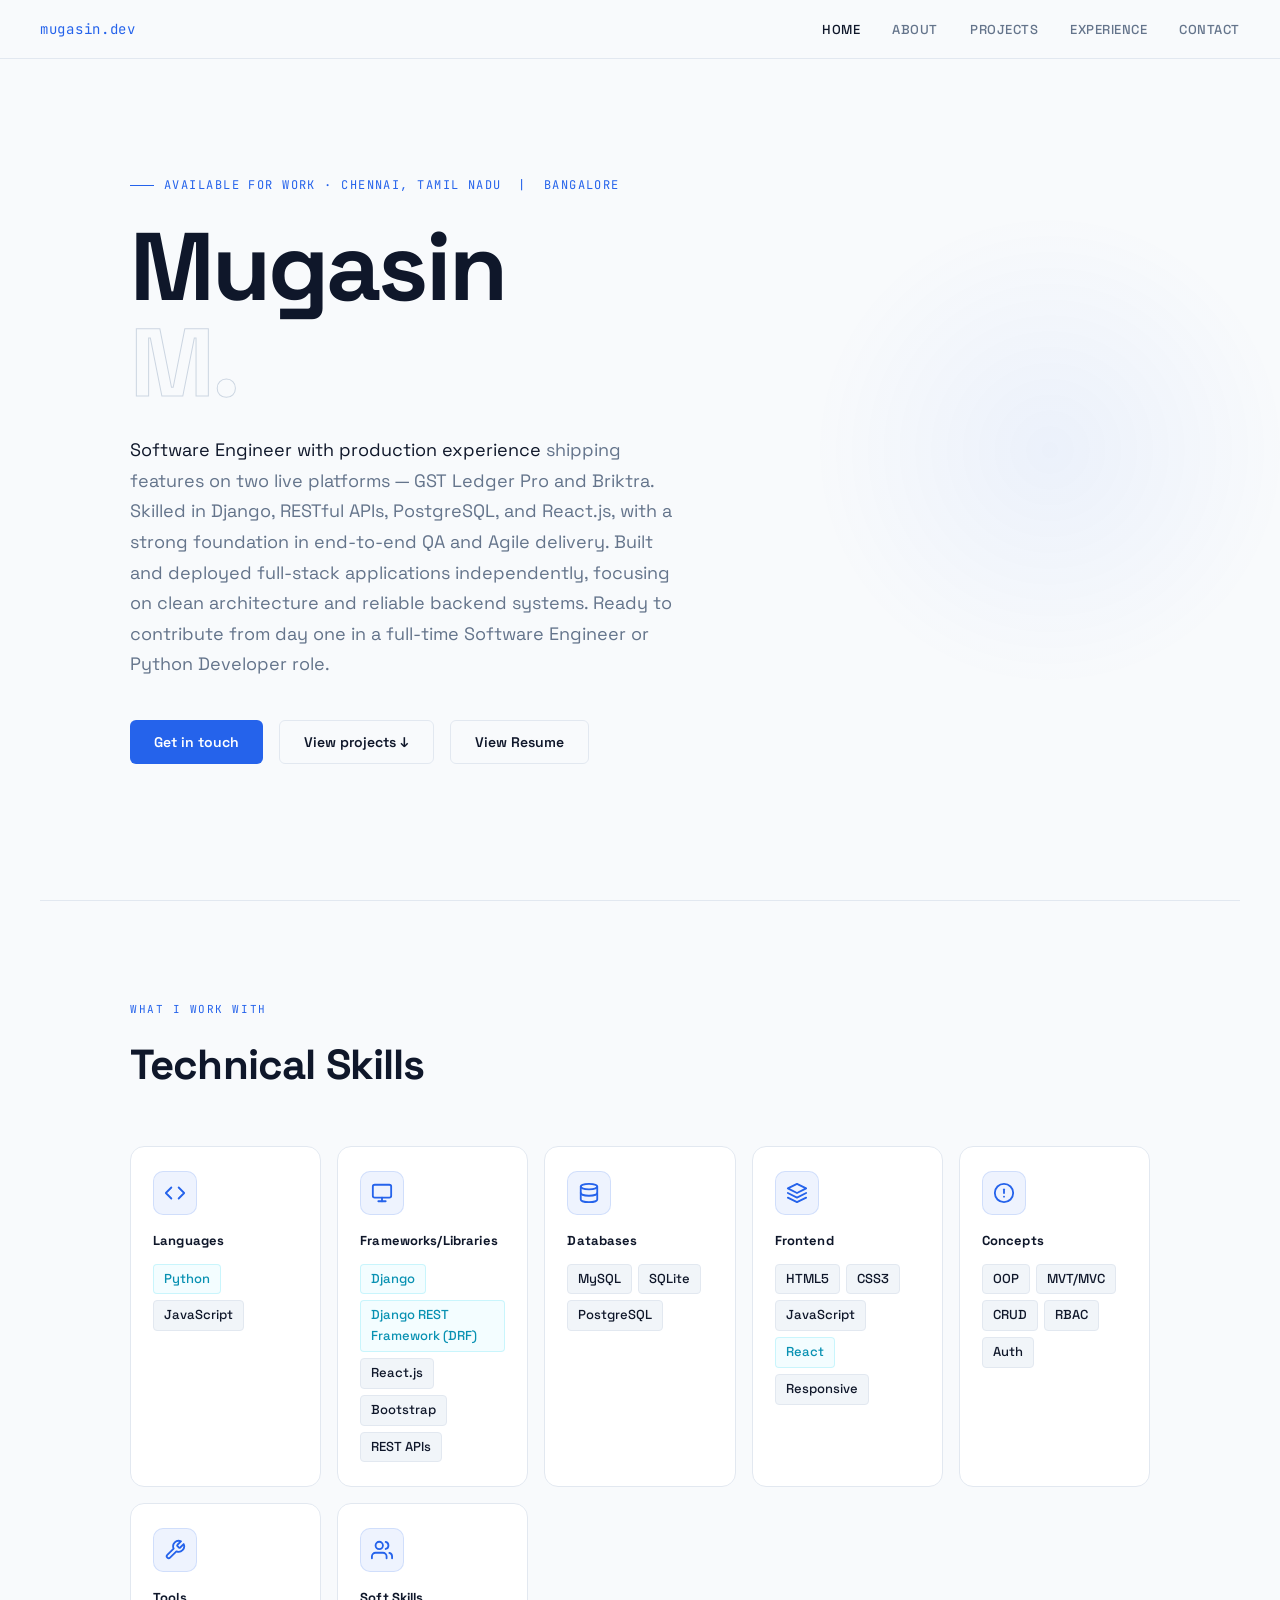
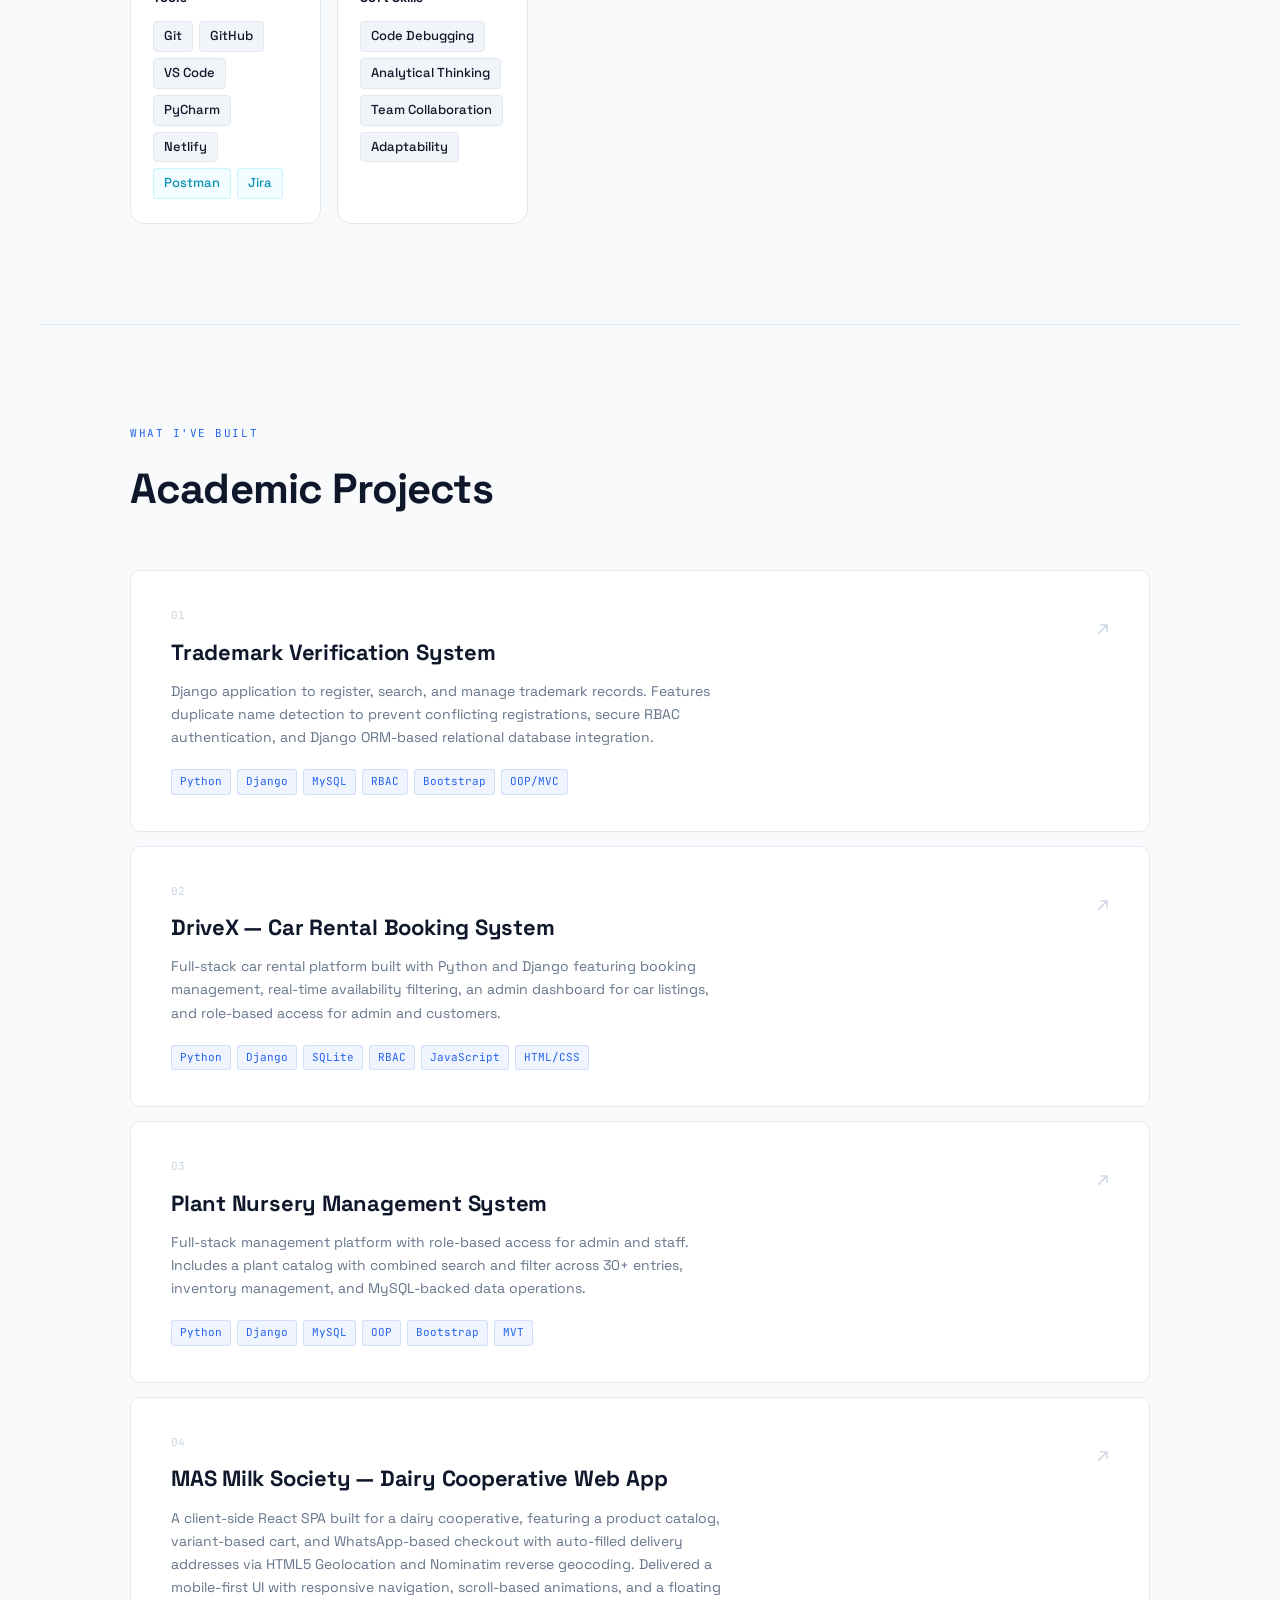
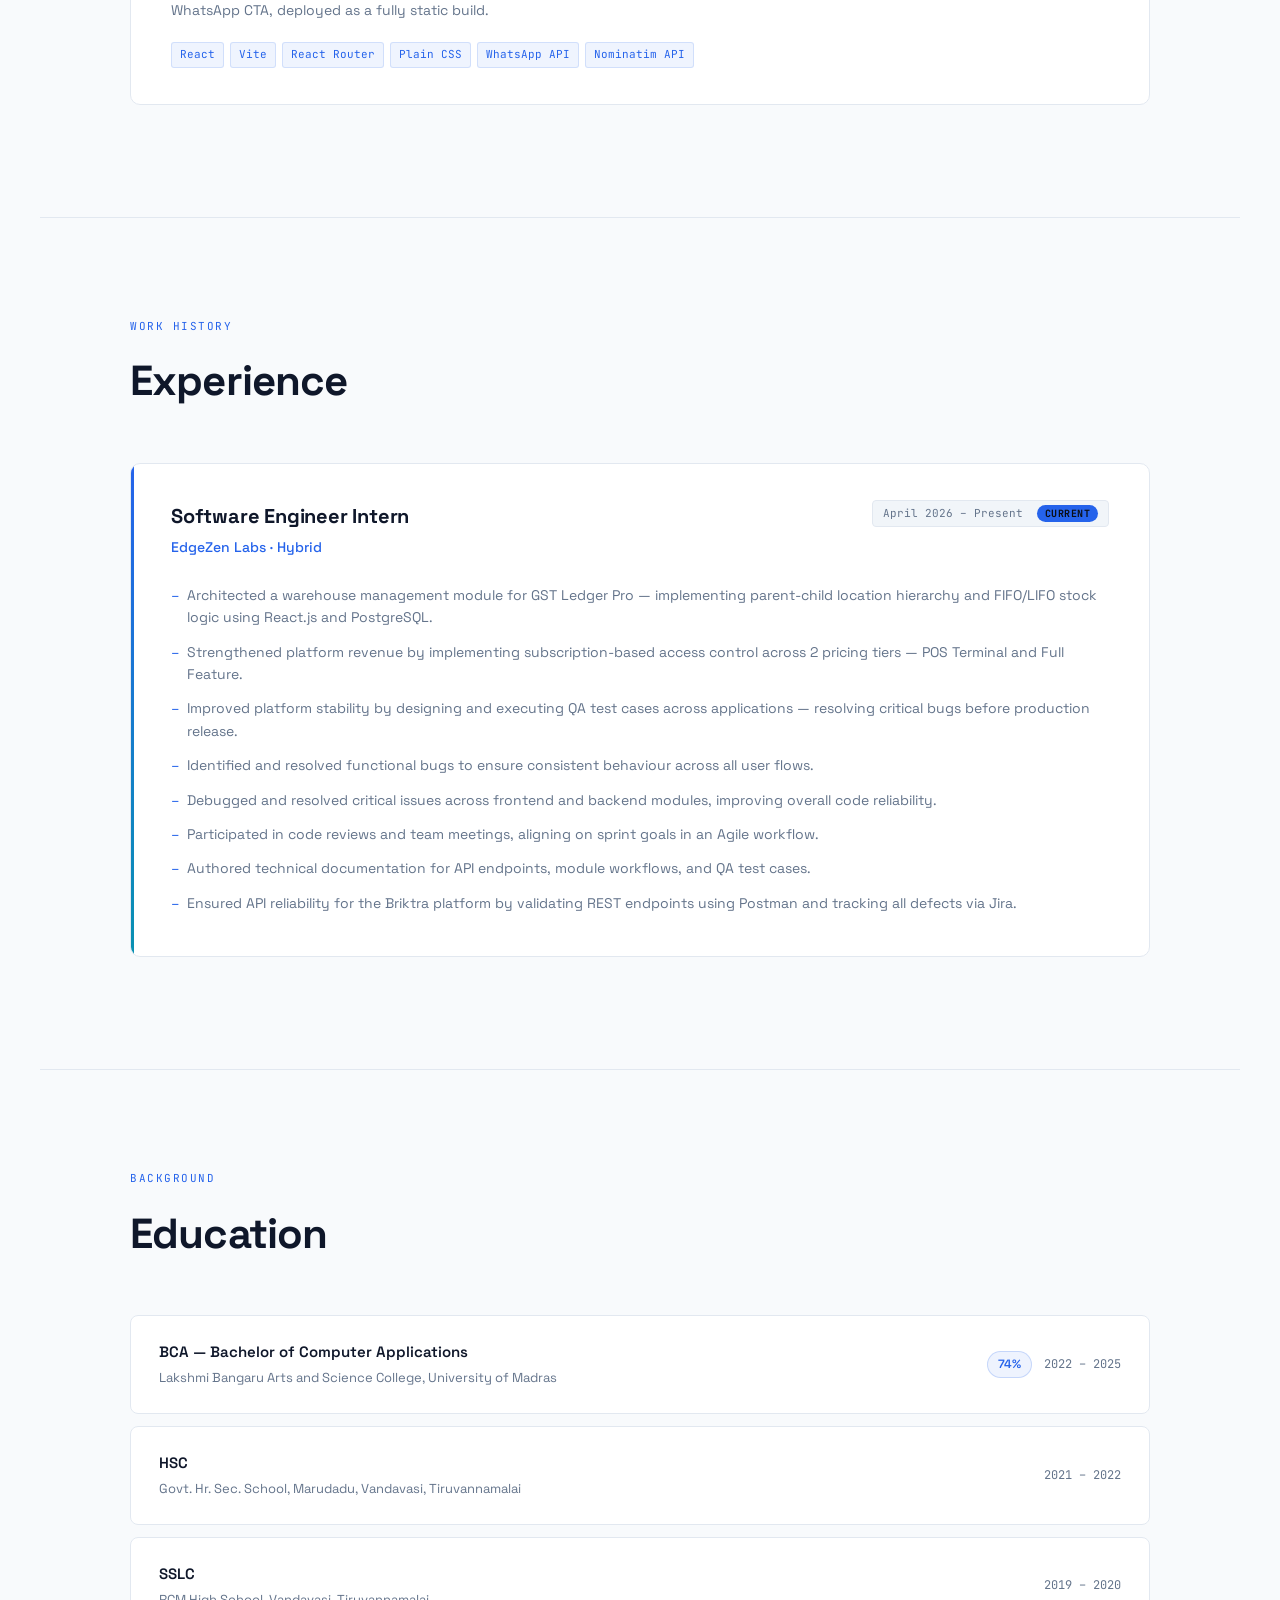
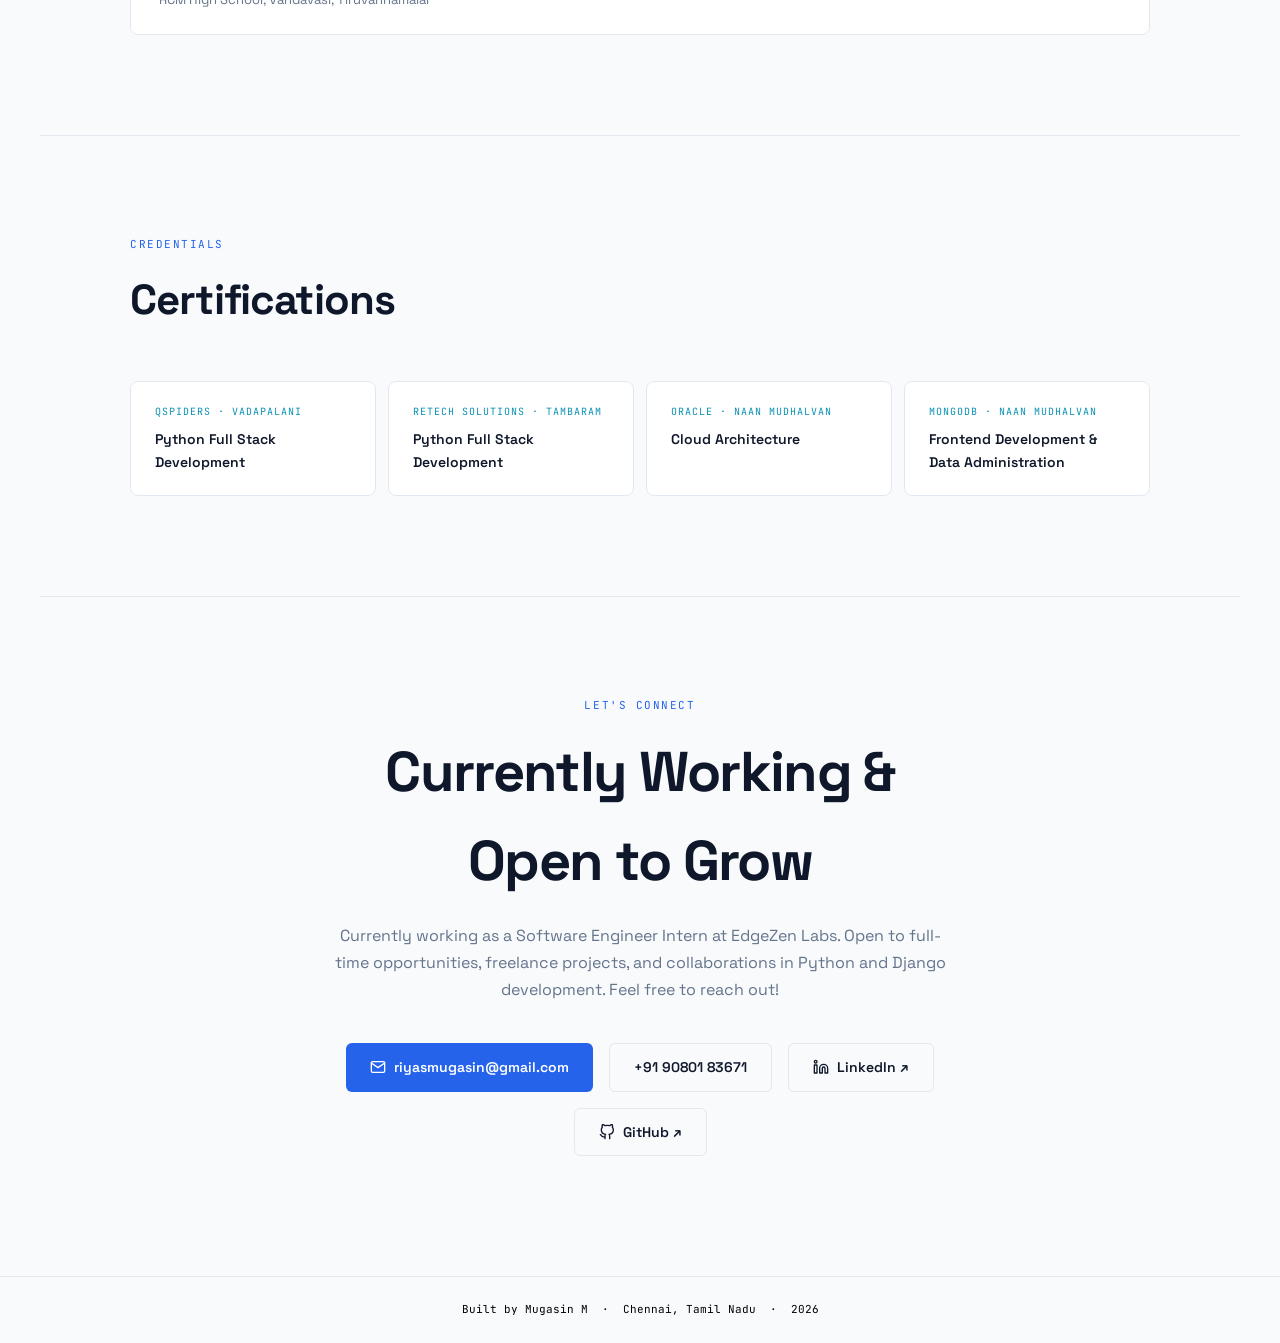
<file: index.html>
<!DOCTYPE html>
<html lang="en" data-theme="light">
<head>
<meta charset="UTF-8">
<meta name="viewport" content="width=device-width, initial-scale=1.0">
<title>Mugasin M — Software Engineer Intern</title>
<link rel="shortcut icon" href="favicon.ico" type="image/x-icon">
<link href="https://fonts.googleapis.com/css2?family=Space+Grotesk:wght@300;400;500;600;700&family=JetBrains+Mono:wght@400;500&display=swap" rel="stylesheet">
<link rel="stylesheet" href="style.css">
</head>
<body>

<nav>
  <div class="nav-logo">mugasin.dev</div>
  <ul class="nav-links">
    <li><a href="javascript:void(0)" onclick="navTo('home')">Home</a></li>
    <li><a href="javascript:void(0)" onclick="navTo('about')">About</a></li>
    <li><a href="javascript:void(0)" onclick="navTo('projects')">Projects</a></li>
    <li><a href="javascript:void(0)" onclick="navTo('experience')">Experience</a></li>
    <li><a href="javascript:void(0)" onclick="navTo('contact')">Contact</a></li>
  </ul>

  <button class="hamburger" id="hamburger" onclick="toggleMenu()" aria-label="Toggle menu">
    <span></span><span></span><span></span>
  </button>
</nav>

<!-- HERO -->
<div id="home" style="max-width:1100px;margin:0 auto;">
  <div class="hero">
    <div class="hero-tag">Available for work · Chennai, Tamil Nadu &nbsp;|&nbsp; Bangalore</div>
    <h1>
      <span class="name-first">Mugasin</span><br>
      <span class="name-last">M.</span>
    </h1>
    <p class="hero-desc">
      <span>Software Engineer with production experience</span> shipping features on two live platforms — GST Ledger Pro and Briktra.
      Skilled in Django, RESTful APIs, PostgreSQL, and React.js, with a strong foundation in end-to-end QA
      and Agile delivery. Built and deployed full-stack applications independently, focusing on clean architecture
      and reliable backend systems. Ready to contribute from day one in a full-time Software Engineer or Python Developer role.
    </p>
    <div class="hero-actions">
      <button class="btn btn-primary" onclick="openContact()">Get in touch</button>
      <button class="btn btn-outline" onclick="navTo('projects')">View projects ↓</button>
      <button class="btn btn-outline" onclick="openResume()">View Resume</button>
    </div>
  </div>
</div>

<hr class="divider">

<!-- SKILLS -->
<section id="about">
  <div class="section-eyebrow">What I work with</div>
  <h2 class="section-title">Technical Skills</h2>
  <div class="skills-grid">

    <div class="skill-cell">
      <div class="skill-icon">
        <svg width="22" height="22" viewBox="0 0 24 24" fill="none" stroke="var(--accent)" stroke-width="2" stroke-linecap="round" stroke-linejoin="round"><polyline points="16 18 22 12 16 6"/><polyline points="8 6 2 12 8 18"/></svg>
      </div>
      <div class="skill-cell-label">Languages</div>
      <div class="skill-tags">
        <span class="tag hl">Python</span>
        <span class="tag">JavaScript</span>
      </div>
    </div>

    <div class="skill-cell">
      <div class="skill-icon">
        <svg width="22" height="22" viewBox="0 0 24 24" fill="none" stroke="var(--accent)" stroke-width="2" stroke-linecap="round" stroke-linejoin="round"><rect x="2" y="3" width="20" height="14" rx="2"/><line x1="8" y1="21" x2="16" y2="21"/><line x1="12" y1="17" x2="12" y2="21"/></svg>
      </div>
      <div class="skill-cell-label">Frameworks/Libraries</div>
      <div class="skill-tags">
        <span class="tag hl">Django</span>
        <span class="tag hl">Django REST Framework (DRF)</span>
        <span class="tag">React.js</span>
        <span class="tag">Bootstrap</span>
        <span class="tag">REST APIs</span>

      </div>
    </div>

    <div class="skill-cell">
      <div class="skill-icon">
        <svg width="22" height="22" viewBox="0 0 24 24" fill="none" stroke="var(--accent)" stroke-width="2" stroke-linecap="round" stroke-linejoin="round"><ellipse cx="12" cy="5" rx="9" ry="3"/><path d="M21 12c0 1.66-4 3-9 3s-9-1.34-9-3"/><path d="M3 5v14c0 1.66 4 3 9 3s9-1.34 9-3V5"/></svg>
      </div>
      <div class="skill-cell-label">Databases</div>
      <div class="skill-tags">
        <span class="tag">MySQL</span>
        <span class="tag">SQLite</span>
        <span class="tag">PostgreSQL</span>
      </div>
    </div>

    <div class="skill-cell">
      <div class="skill-icon">
        <svg width="22" height="22" viewBox="0 0 24 24" fill="none" stroke="var(--accent)" stroke-width="2" stroke-linecap="round" stroke-linejoin="round"><path d="M12 2L2 7l10 5 10-5-10-5z"/><path d="M2 17l10 5 10-5"/><path d="M2 12l10 5 10-5"/></svg>
      </div>
      <div class="skill-cell-label">Frontend</div>
      <div class="skill-tags">
        <span class="tag">HTML5</span>
        <span class="tag">CSS3</span>
        <span class="tag">JavaScript</span>
        <span class="tag hl">React</span>
        <span class="tag">Responsive</span>
      </div>
    </div>

    <div class="skill-cell">
      <div class="skill-icon">
        <svg width="22" height="22" viewBox="0 0 24 24" fill="none" stroke="var(--accent)" stroke-width="2" stroke-linecap="round" stroke-linejoin="round"><circle cx="12" cy="12" r="10"/><line x1="12" y1="8" x2="12" y2="12"/><line x1="12" y1="16" x2="12.01" y2="16"/></svg>
      </div>
      <div class="skill-cell-label">Concepts</div>
      <div class="skill-tags">
        <span class="tag">OOP</span>
        <span class="tag">MVT/MVC</span>
        <span class="tag">CRUD</span>
        <span class="tag">RBAC</span>
        <span class="tag">Auth</span>
      </div>
    </div>

    <div class="skill-cell">
      <div class="skill-icon">
        <svg width="22" height="22" viewBox="0 0 24 24" fill="none" stroke="var(--accent)" stroke-width="2" stroke-linecap="round" stroke-linejoin="round"><path d="M14.7 6.3a1 1 0 0 0 0 1.4l1.6 1.6a1 1 0 0 0 1.4 0l3.77-3.77a6 6 0 0 1-7.94 7.94l-6.91 6.91a2.12 2.12 0 0 1-3-3l6.91-6.91a6 6 0 0 1 7.94-7.94l-3.76 3.76z"/></svg>
      </div>
      <div class="skill-cell-label">Tools</div>
      <div class="skill-tags">
        <span class="tag">Git</span>
        <span class="tag">GitHub</span>
        <span class="tag">VS Code</span>
        <span class="tag">PyCharm</span>
        <span class="tag">Netlify</span>
        <span class="tag hl">Postman</span>
        <span class="tag hl">Jira</span>
      </div>
    </div>

    <div class="skill-cell">
      <div class="skill-icon">
        <svg width="22" height="22" viewBox="0 0 24 24" fill="none" stroke="var(--accent)" stroke-width="2" stroke-linecap="round" stroke-linejoin="round"><path d="M17 21v-2a4 4 0 0 0-4-4H5a4 4 0 0 0-4 4v2"/><circle cx="9" cy="7" r="4"/><path d="M23 21v-2a4 4 0 0 0-3-3.87"/><path d="M16 3.13a4 4 0 0 1 0 7.75"/></svg>
      </div>
      <div class="skill-cell-label">Soft Skills</div>
      <div class="skill-tags">
        <span class="tag">Code Debugging</span>
        <span class="tag">Analytical Thinking</span>
        <span class="tag">Team Collaboration</span>
        <span class="tag">Adaptability</span>
      </div>
    </div>

  </div>
</section>

<hr class="divider">

<!-- PROJECTS -->
<section id="projects">
  <div class="section-eyebrow">What I've built</div>
  <h2 class="section-title">Academic Projects</h2>
  <div class="projects-list">

    <div class="project-card" onclick="openProject(0)" role="button" tabindex="0" aria-label="View Trademark Verification System details">
      <div>
        <div class="project-num">01</div>
        <div class="project-name">Trademark Verification System</div>
        <p class="project-desc">
          Django application to register, search, and manage trademark records. Features duplicate name detection to prevent conflicting registrations, secure RBAC authentication, and Django ORM-based relational database integration.
        </p>
        <div class="project-stack">
          <span class="stack-chip">Python</span>
          <span class="stack-chip">Django</span>
          <span class="stack-chip">MySQL</span>
          <span class="stack-chip">RBAC</span>
          <span class="stack-chip">Bootstrap</span>
          <span class="stack-chip">OOP/MVC</span>
        </div>
      </div>
      <div class="project-arrow">↗</div>
    </div>

    <div class="project-card" onclick="openProject(1)" role="button" tabindex="0" aria-label="View DriveX Car Rental Booking System details">
      <div>
        <div class="project-num">02</div>
        <div class="project-name">DriveX — Car Rental Booking System</div>
        <p class="project-desc">
          Full-stack car rental platform built with Python and Django featuring booking management, real-time availability filtering, an admin dashboard for car listings, and role-based access for admin and customers.
        </p>
        <div class="project-stack">
          <span class="stack-chip">Python</span>
          <span class="stack-chip">Django</span>
          <span class="stack-chip">SQLite</span>
          <span class="stack-chip">RBAC</span>
          <span class="stack-chip">JavaScript</span>
          <span class="stack-chip">HTML/CSS</span>
        </div>
      </div>
      <div class="project-arrow">↗</div>
    </div>

    <div class="project-card" onclick="openProject(2)" role="button" tabindex="0" aria-label="View Plant Nursery Management System details">
      <div>
        <div class="project-num">03</div>
        <div class="project-name">Plant Nursery Management System</div>
        <p class="project-desc">
          Full-stack management platform with role-based access for admin and staff. Includes a plant catalog with combined search and filter across 30+ entries, inventory management, and MySQL-backed data operations.
        </p>
        <div class="project-stack">
          <span class="stack-chip">Python</span>
          <span class="stack-chip">Django</span>
          <span class="stack-chip">MySQL</span>
          <span class="stack-chip">OOP</span>
          <span class="stack-chip">Bootstrap</span>
          <span class="stack-chip">MVT</span>
        </div>
      </div>
      <div class="project-arrow">↗</div>
    </div>

    <div class="project-card" onclick="openProject(3)" role="button" tabindex="0" aria-label="View Plant Nursery Management System details">
      <div>
        <div class="project-num">04</div>
        <div class="project-name">MAS Milk Society — Dairy Cooperative Web App</div>
        <p class="project-desc">
          A client-side React SPA built for a dairy cooperative, featuring a product catalog, variant-based cart, and WhatsApp-based checkout with auto-filled delivery addresses via HTML5 Geolocation and Nominatim reverse geocoding. Delivered a mobile-first UI with responsive navigation, scroll-based animations, and a floating WhatsApp CTA, deployed as a fully static build.
        </p>
        <div class="project-stack">
          <span class="stack-chip">React</span>
          <span class="stack-chip">Vite</span>
          <span class="stack-chip">React Router</span>
          <span class="stack-chip">Plain CSS</span>
          <span class="stack-chip">WhatsApp API</span>
          <span class="stack-chip">Nominatim API</span>
        </div>
      </div>
      <div class="project-arrow">↗</div>
    </div>

    

  </div>
</section>

<hr class="divider">

<!-- EXPERIENCE -->
<section id="experience">
  <div class="section-eyebrow">Work history</div>
  <h2 class="section-title">Experience</h2>

  <!-- EdgeZen Labs - Current -->
  <div class="exp-card" style="margin-bottom:12px;">
    <div class="exp-meta">
      <div>
        <div class="exp-role">Software Engineer Intern</div>
        <div class="exp-company">EdgeZen Labs · Hybrid</div>
      </div>
      <div class="exp-date">April 2026 – Present &nbsp;<span style="background:var(--accent);color:#0B0E13;font-size:10px;font-weight:700;padding:2px 8px;border-radius:20px;letter-spacing:0.05em;">CURRENT</span></div>
    </div>
    <ul class="exp-bullets">
      <li>Architected a warehouse management module for GST Ledger Pro — implementing parent-child location hierarchy and FIFO/LIFO stock logic using React.js and PostgreSQL.</li>
      <li>Strengthened platform revenue by implementing subscription-based access control across 2 pricing tiers — POS Terminal and Full Feature.</li>
      <li>Improved platform stability by designing and executing QA test cases across applications — resolving critical bugs before production release.</li>
      <li>Identified and resolved functional bugs to ensure consistent behaviour across all user flows.</li>
      <li>Debugged and resolved critical issues across frontend and backend modules, improving overall code reliability.</li>
      <li>Participated in code reviews and team meetings, aligning on sprint goals in an Agile workflow.</li>
      <li>Authored technical documentation for API endpoints, module workflows, and QA test cases.</li>
      <li>Ensured API reliability for the Briktra platform by validating REST endpoints using Postman and tracking all defects via Jira.</li>
    </ul>
  </div>
</section>

<hr class="divider">

<!-- EDUCATION -->
<section id="education">
  <div class="section-eyebrow">Background</div>
  <h2 class="section-title">Education</h2>
  <div class="edu-grid">
    <div class="edu-item">
      <div>
        <div class="edu-degree">BCA — Bachelor of Computer Applications</div>
        <div class="edu-school">Lakshmi Bangaru Arts and Science College, University of Madras</div>
      </div>
      <div style="display:flex;align-items:center;gap:12px;flex-wrap:wrap;">
        <span class="edu-badge">74%</span>
        <span class="edu-year">2022 – 2025</span>
      </div>
    </div>
    <div class="edu-item">
      <div>
        <div class="edu-degree">HSC</div>
        <div class="edu-school">Govt. Hr. Sec. School, Marudadu, Vandavasi, Tiruvannamalai</div>
      </div>
      <span class="edu-year">2021 – 2022</span>
    </div>
    <div class="edu-item">
      <div>
        <div class="edu-degree">SSLC</div>
        <div class="edu-school">RCM High School, Vandavasi, Tiruvannamalai</div>
      </div>
      <span class="edu-year">2019 – 2020</span>
    </div>
  </div>
</section>

<hr class="divider">

<!-- CERTIFICATIONS -->
<section id="certifications">
  <div class="section-eyebrow">Credentials</div>
  <h2 class="section-title">Certifications</h2>
  <div class="certs-grid">
    <div class="cert-card">
      <div class="cert-issuer">QSpiders · Vadapalani</div>
      <div class="cert-name">Python Full Stack Development</div>
    </div>
    <div class="cert-card">
      <div class="cert-issuer">RETECH Solutions · Tambaram</div>
      <div class="cert-name">Python Full Stack Development</div>
    </div>
    <div class="cert-card">
      <div class="cert-issuer">Oracle · Naan Mudhalvan</div>
      <div class="cert-name">Cloud Architecture</div>
    </div>
    <div class="cert-card">
      <div class="cert-issuer">MongoDB · Naan Mudhalvan</div>
      <div class="cert-name">Frontend Development & Data Administration</div>
    </div>
  </div>
</section>

<hr class="divider">

<!-- CONTACT -->
<div class="contact-section" id="contact">
  <div class="section-eyebrow" style="justify-content:center;display:flex;">Let's connect</div>
  <h2 class="contact-title">Currently Working & Open to Grow</h2>
  <p class="contact-sub">
    Currently working as a Software Engineer Intern at EdgeZen Labs. Open to full-time opportunities,
    freelance projects, and collaborations in Python and Django development.
    Feel free to reach out!
  </p>
  <div class="contact-links">
    <a href="https://mail.google.com/mail/?view=cm&to=riyasmugasin@gmail.com&su=Opportunity%20for%20Mugasin%20M&body=Hi%20Mugasin%2C%0A%0A" target="_blank" rel="noopener" class="btn btn-primary" style="display:inline-flex;align-items:center;gap:8px;"><svg width="16" height="16" viewBox="0 0 24 24" fill="none" stroke="currentColor" stroke-width="2" stroke-linecap="round" stroke-linejoin="round"><path d="M4 4h16c1.1 0 2 .9 2 2v12c0 1.1-.9 2-2 2H4c-1.1 0-2-.9-2-2V6c0-1.1.9-2 2-2z"/><polyline points="22,6 12,13 2,6"/></svg> riyasmugasin@gmail.com</a>
    <a href="tel:+919080183671" class="btn btn-outline">+91 90801 83671</a>
    <a href="https://www.linkedin.com/in/mugasin-m-12b684316" target="_blank" rel="noopener" class="btn btn-outline" style="display:inline-flex;align-items:center;gap:8px;"><svg width="16" height="16" viewBox="0 0 24 24" fill="none" stroke="currentColor" stroke-width="2" stroke-linecap="round" stroke-linejoin="round"><path d="M16 8a6 6 0 0 1 6 6v7h-4v-7a2 2 0 0 0-2-2 2 2 0 0 0-2 2v7h-4v-7a6 6 0 0 1 6-6z"/><rect x="2" y="9" width="4" height="12"/><circle cx="4" cy="4" r="2"/></svg> LinkedIn ↗</a>
    <a href="https://github.com/MUGASIN" target="_blank" rel="noopener" class="btn btn-outline" style="display:inline-flex;align-items:center;gap:8px;"><svg width="16" height="16" viewBox="0 0 24 24" fill="none" stroke="currentColor" stroke-width="2" stroke-linecap="round" stroke-linejoin="round"><path d="M9 19c-5 1.5-5-2.5-7-3m14 6v-3.87a3.37 3.37 0 0 0-.94-2.61c3.14-.35 6.44-1.54 6.44-7A5.44 5.44 0 0 0 20 4.77 5.07 5.07 0 0 0 19.91 1S18.73.65 16 2.48a13.38 13.38 0 0 0-7 0C6.27.65 5.09 1 5.09 1A5.07 5.07 0 0 0 5 4.77a5.44 5.44 0 0 0-1.5 3.78c0 5.42 3.3 6.61 6.44 7A3.37 3.37 0 0 0 9 18.13V22"/></svg> GitHub ↗</a>
  </div>
</div>

<footer>
  Built by Mugasin M &nbsp;·&nbsp; Chennai, Tamil Nadu &nbsp;·&nbsp; 2026
</footer>

<!-- PROJECT MODAL -->
<div id="project-modal" class="modal-overlay" onclick="closeModal('project-modal')">
  <div class="modal-box" onclick="event.stopPropagation()">
    <button class="modal-close" onclick="closeModal('project-modal')">✕</button>
    <div id="modal-num" class="project-num" style="margin-bottom:10px;"></div>
    <h3 id="modal-name" class="modal-title"></h3>
    <p id="modal-desc" class="modal-desc"></p>
    <div id="modal-features" class="modal-features"></div>
    <div id="modal-stack" class="project-stack" style="margin-top:20px;"></div>
    <div class="modal-actions">
      <button id="modal-github" class="btn btn-outline" style="font-size:13px;" onclick="openGitHub()">View on GitHub ↗</button>
    </div>
  </div>
</div>

<!-- CONTACT MODAL -->
<div id="contact-modal" class="modal-overlay" onclick="closeModal('contact-modal')">
  <div class="modal-box" onclick="event.stopPropagation()">
    <button class="modal-close" onclick="closeModal('contact-modal')">✕</button>
    <div class="section-eyebrow" style="margin-bottom:8px;">Let's connect</div>
    <h3 class="modal-title">Get in touch</h3>
    <p class="modal-desc">I'm actively looking for entry-level Python/Django roles in Chennai. Reach out via any channel below.</p>
    <div class="contact-options">
      <button class="contact-option" onclick="handleContact('email')">
        <span class="contact-icon"><svg width="18" height="18" viewBox="0 0 24 24" fill="none" stroke="currentColor" stroke-width="2" stroke-linecap="round" stroke-linejoin="round"><path d="M4 4h16c1.1 0 2 .9 2 2v12c0 1.1-.9 2-2 2H4c-1.1 0-2-.9-2-2V6c0-1.1.9-2 2-2z"/><polyline points="22,6 12,13 2,6"/></svg></span>
        <div>
          <div class="contact-option-label">Email</div>
          <div class="contact-option-val">riyasmugasin@gmail.com</div>
        </div>
      </a>
      <button class="contact-option" onclick="handleContact('phone')">
        <span class="contact-icon"><svg width="18" height="18" viewBox="0 0 24 24" fill="none" stroke="currentColor" stroke-width="2" stroke-linecap="round" stroke-linejoin="round"><path d="M22 16.92v3a2 2 0 0 1-2.18 2 19.79 19.79 0 0 1-8.63-3.07A19.5 19.5 0 0 1 4.69 13a19.79 19.79 0 0 1-3.07-8.67A2 2 0 0 1 3.6 2.18h3a2 2 0 0 1 2 1.72c.127.96.361 1.903.7 2.81a2 2 0 0 1-.45 2.11L7.91 9.91a16 16 0 0 0 6.09 6.09l1.27-1.27a2 2 0 0 1 2.11-.45c.907.339 1.85.573 2.81.7A2 2 0 0 1 22 16.92z"/></svg></span>
        <div>
          <div class="contact-option-label">Phone</div>
          <div class="contact-option-val">+91 90801 83671</div>
        </div>
      </a>
      <button class="contact-option" onclick="handleContact('linkedin')">
        <span class="contact-icon"><svg width="18" height="18" viewBox="0 0 24 24" fill="none" stroke="currentColor" stroke-width="2" stroke-linecap="round" stroke-linejoin="round"><path d="M16 8a6 6 0 0 1 6 6v7h-4v-7a2 2 0 0 0-2-2 2 2 0 0 0-2 2v7h-4v-7a6 6 0 0 1 6-6z"/><rect x="2" y="9" width="4" height="12"/><circle cx="4" cy="4" r="2"/></svg></span>
        <div>
          <div class="contact-option-label">LinkedIn</div>
          <div class="contact-option-val">mugasin-m-12b684316</div>
        </div>
      </a>
      <button class="contact-option" onclick="handleContact('github')">
        <span class="contact-icon"><svg width="18" height="18" viewBox="0 0 24 24" fill="none" stroke="currentColor" stroke-width="2" stroke-linecap="round" stroke-linejoin="round"><path d="M9 19c-5 1.5-5-2.5-7-3m14 6v-3.87a3.37 3.37 0 0 0-.94-2.61c3.14-.35 6.44-1.54 6.44-7A5.44 5.44 0 0 0 20 4.77 5.07 5.07 0 0 0 19.91 1S18.73.65 16 2.48a13.38 13.38 0 0 0-7 0C6.27.65 5.09 1 5.09 1A5.07 5.07 0 0 0 5 4.77a5.44 5.44 0 0 0-1.5 3.78c0 5.42 3.3 6.61 6.44 7A3.37 3.37 0 0 0 9 18.13V22"/></svg></span>
        <div>
          <div class="contact-option-label">GitHub</div>
          <div class="contact-option-val">github.com/MUGASIN</div>
        </div>
      </a>
    </div>
    <div class="modal-actions">
      <button class="btn btn-primary" style="width:100%;justify-content:center;" onclick="sendEmail()">Send an email</button>
    </div>
  </div>
</div>

  <script src="script.js"></script>
</body>
</html>
</file>
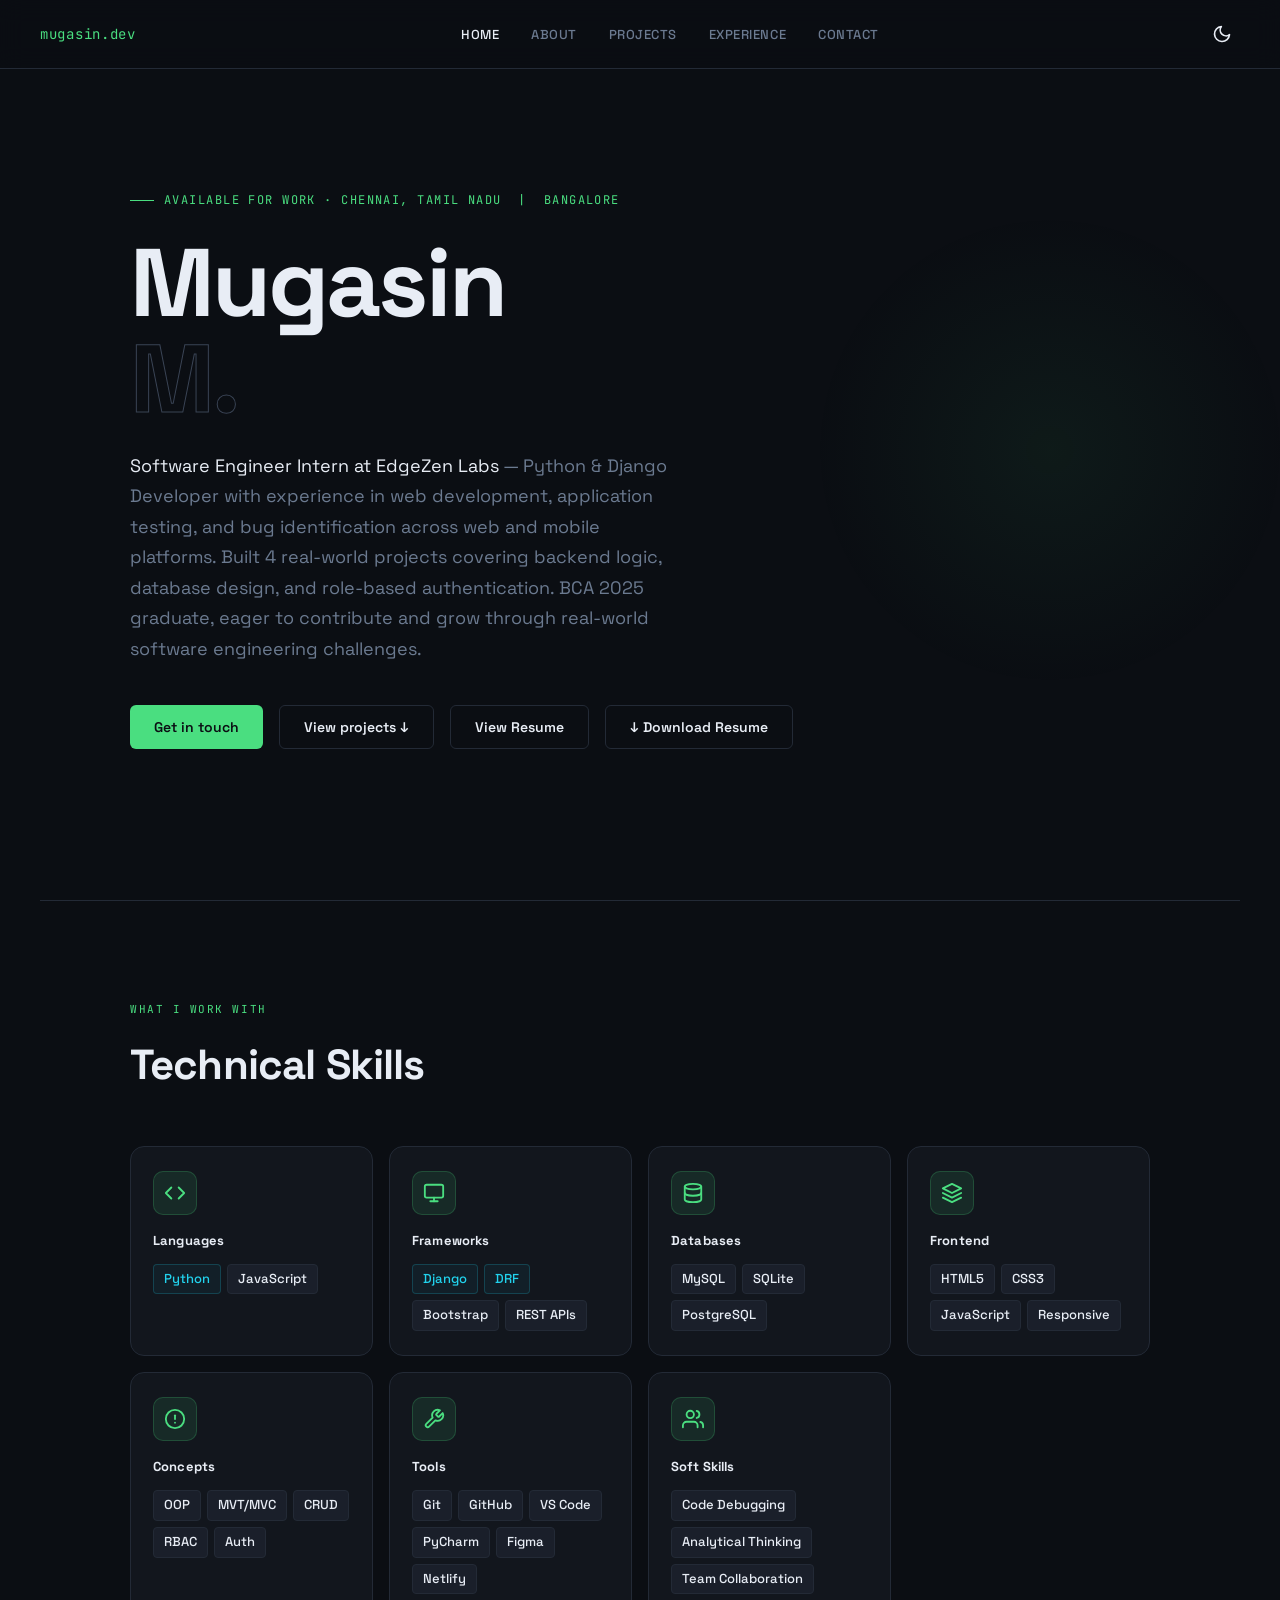
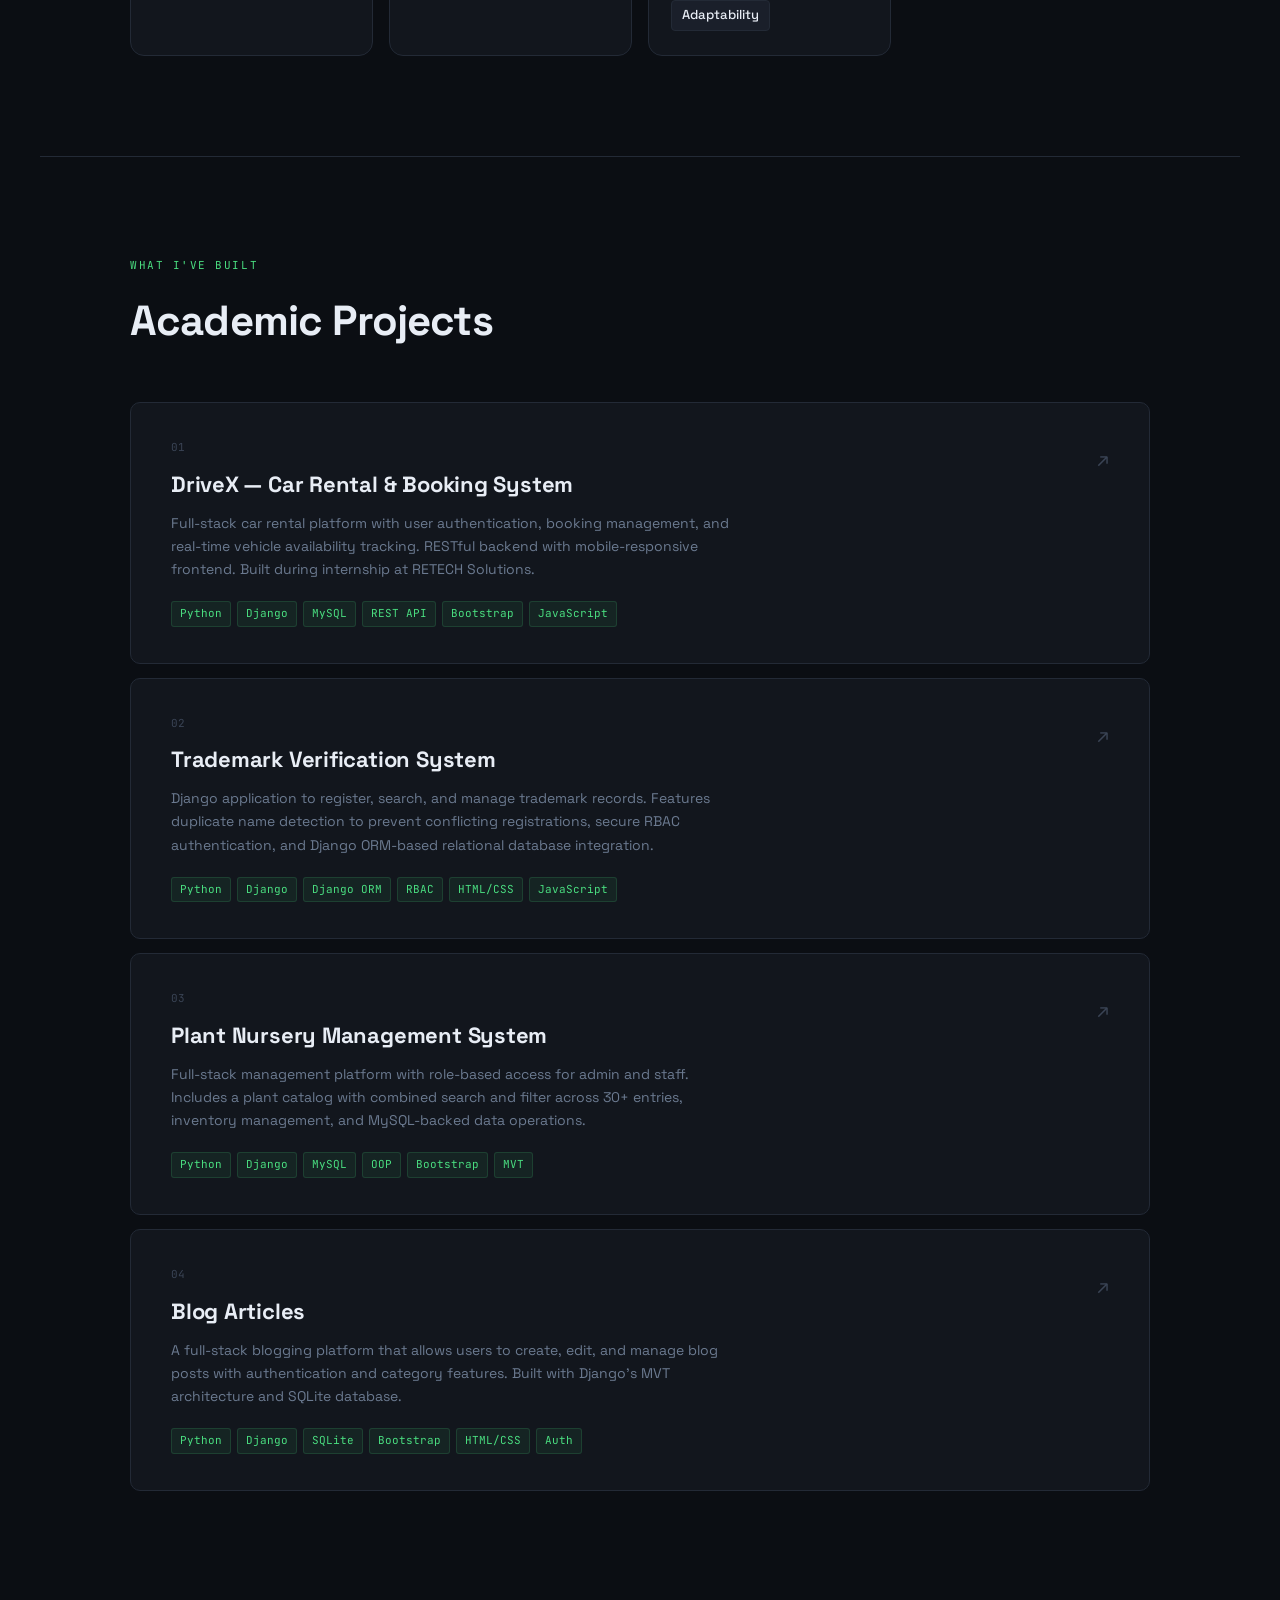
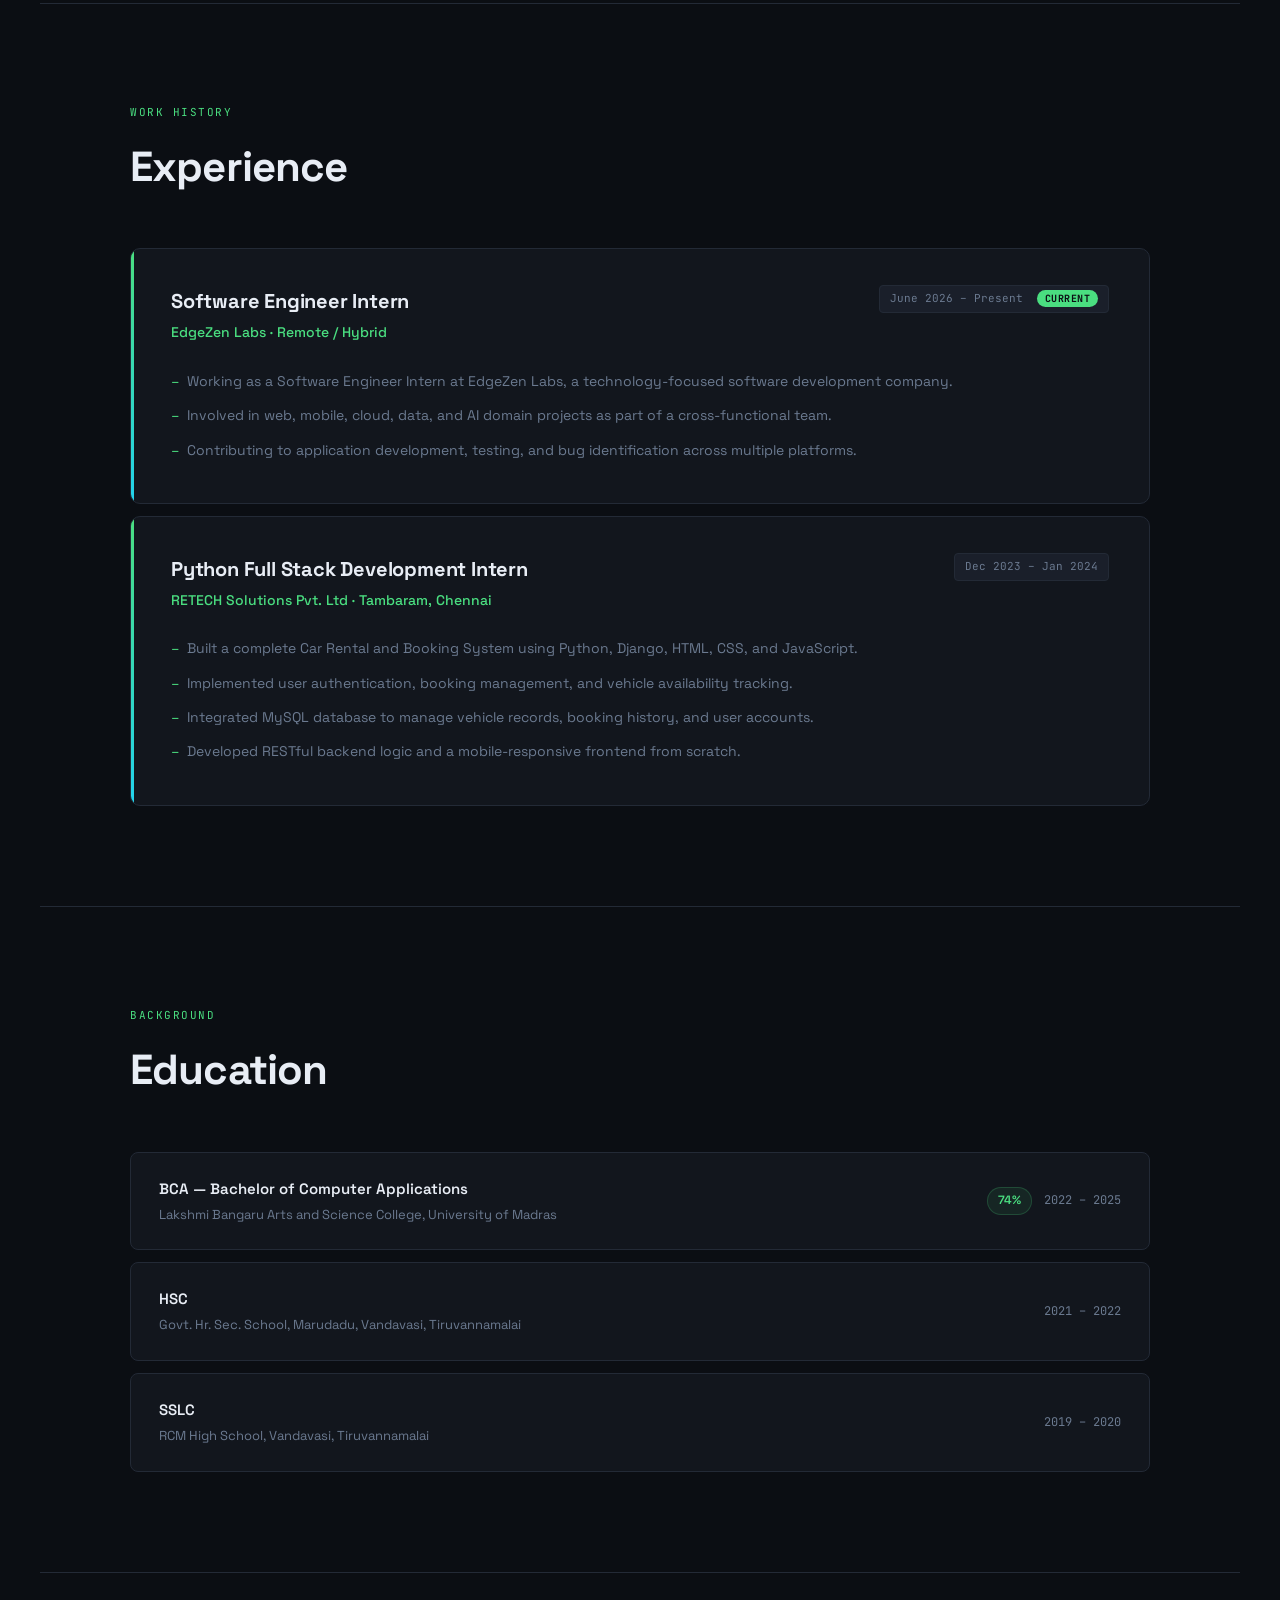
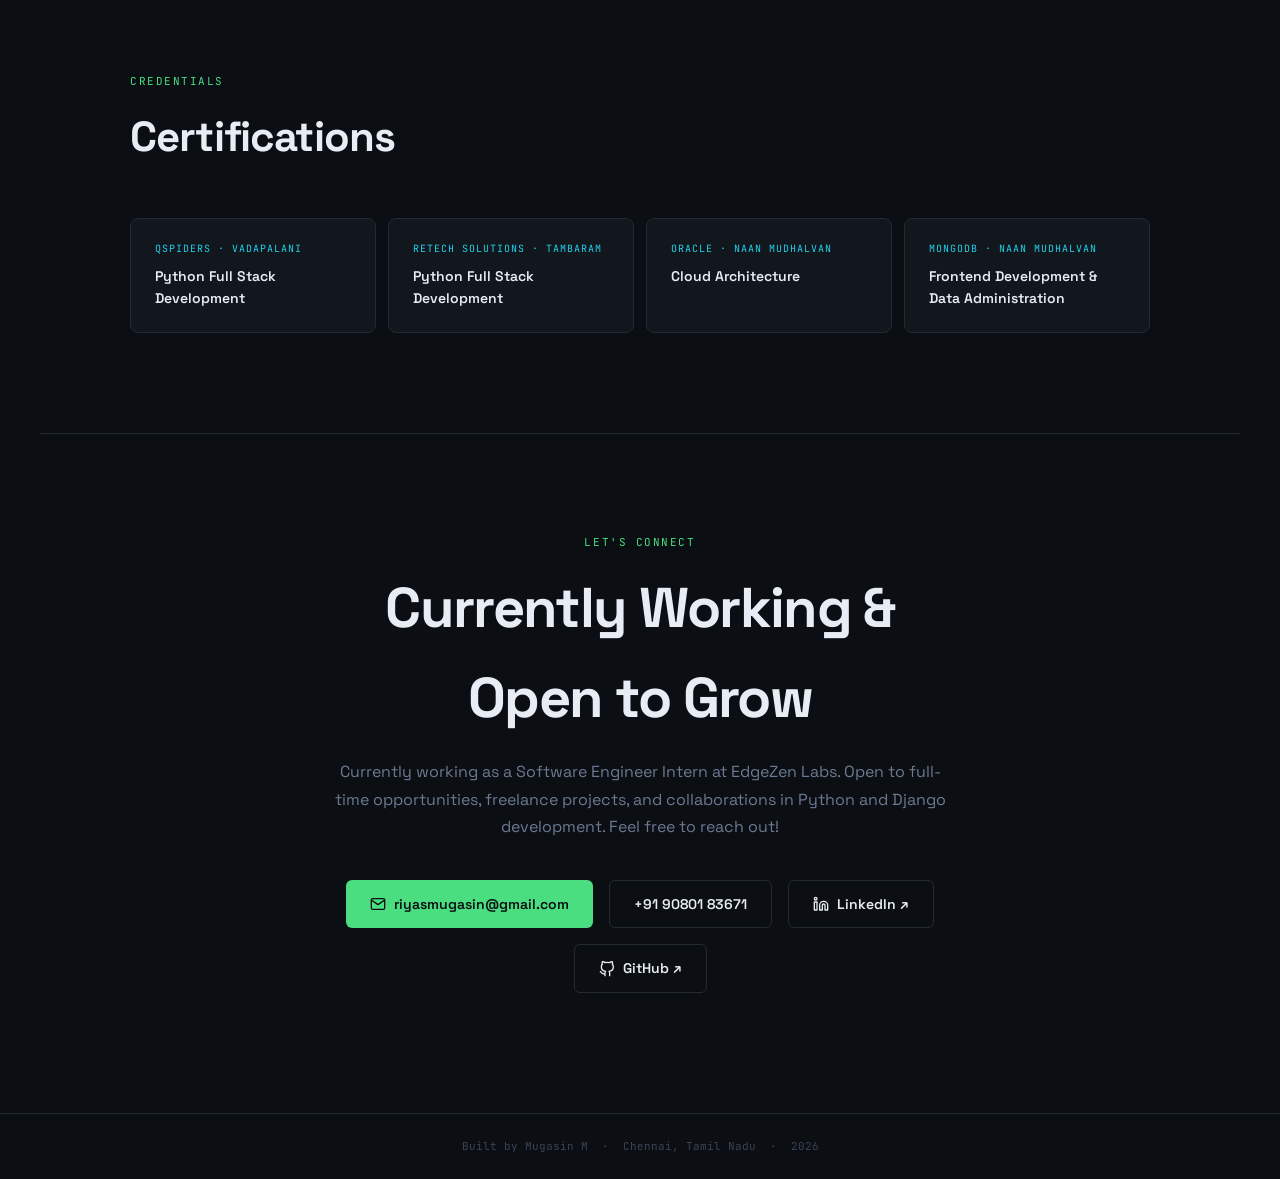
<file: mugasin-portfolio/mugasin-portfolio/index.html>
<!DOCTYPE html>
<html lang="en" data-theme="dark">
<head>
<meta charset="UTF-8">
<meta name="viewport" content="width=device-width, initial-scale=1.0">
<title>Mugasin M — Software Engineer Intern</title>
<link rel="shortcut icon" href="favicon.ico" type="image/x-icon">
<link href="https://fonts.googleapis.com/css2?family=Space+Grotesk:wght@300;400;500;600;700&family=JetBrains+Mono:wght@400;500&display=swap" rel="stylesheet">
<link rel="stylesheet" href="style.css">
</head>
<body>

<nav>
  <div class="nav-logo">mugasin.dev</div>
  <ul class="nav-links">
    <li><a href="javascript:void(0)" onclick="navTo('home')">Home</a></li>
    <li><a href="javascript:void(0)" onclick="navTo('about')">About</a></li>
    <li><a href="javascript:void(0)" onclick="navTo('projects')">Projects</a></li>
    <li><a href="javascript:void(0)" onclick="navTo('experience')">Experience</a></li>
    <li><a href="javascript:void(0)" onclick="navTo('contact')">Contact</a></li>
  </ul>

  <button class="theme-toggle" id="theme-toggle" onclick="toggleTheme()" title="Toggle theme" aria-label="Toggle light/dark theme">
    <!-- Moon SVG (shown in dark mode) -->
    <svg id="icon-moon" xmlns="http://www.w3.org/2000/svg" width="20" height="20" viewBox="0 0 24 24" fill="none" stroke="currentColor" stroke-width="2" stroke-linecap="round" stroke-linejoin="round">
      <path d="M21 12.79A9 9 0 1 1 11.21 3 7 7 0 0 0 21 12.79z"/>
    </svg>
    <!-- Sun SVG (shown in light mode) -->
    <svg id="icon-sun" xmlns="http://www.w3.org/2000/svg" width="20" height="20" viewBox="0 0 24 24" fill="none" stroke="currentColor" stroke-width="2" stroke-linecap="round" stroke-linejoin="round" style="display:none;">
      <circle cx="12" cy="12" r="5"/>
      <line x1="12" y1="1" x2="12" y2="3"/>
      <line x1="12" y1="21" x2="12" y2="23"/>
      <line x1="4.22" y1="4.22" x2="5.64" y2="5.64"/>
      <line x1="18.36" y1="18.36" x2="19.78" y2="19.78"/>
      <line x1="1" y1="12" x2="3" y2="12"/>
      <line x1="21" y1="12" x2="23" y2="12"/>
      <line x1="4.22" y1="19.78" x2="5.64" y2="18.36"/>
      <line x1="18.36" y1="5.64" x2="19.78" y2="4.22"/>
    </svg>
  </button>
  <button class="hamburger" id="hamburger" onclick="toggleMenu()" aria-label="Toggle menu">
    <span></span><span></span><span></span>
  </button>
</nav>

<!-- HERO -->
<div id="home" style="max-width:1100px;margin:0 auto;">
  <div class="hero">
    <div class="hero-tag">Available for work · Chennai, Tamil Nadu &nbsp;|&nbsp; Bangalore</div>
    <h1>
      <span class="name-first">Mugasin</span><br>
      <span class="name-last">M.</span>
    </h1>
    <p class="hero-desc">
      <span>Software Engineer Intern at EdgeZen Labs</span> — Python & Django Developer
      with experience in web development, application testing, and bug identification across
      web and mobile platforms. Built 4 real-world projects covering backend logic, database design,
      and role-based authentication. BCA 2025 graduate, eager to contribute and grow through
      real-world software engineering challenges.
    </p>
    <div class="hero-actions">
      <button class="btn btn-primary" onclick="openContact()">Get in touch</button>
      <button class="btn btn-outline" onclick="navTo('projects')">View projects ↓</button>
      <button class="btn btn-outline" onclick="openResume()">View Resume</button>
      <button class="btn btn-outline" onclick="downloadResume()">↓ Download Resume</button>
    </div>
  </div>
</div>

<hr class="divider">

<!-- SKILLS -->
<section id="about">
  <div class="section-eyebrow">What I work with</div>
  <h2 class="section-title">Technical Skills</h2>
  <div class="skills-grid">

    <div class="skill-cell">
      <div class="skill-icon">
        <svg width="22" height="22" viewBox="0 0 24 24" fill="none" stroke="var(--accent)" stroke-width="2" stroke-linecap="round" stroke-linejoin="round"><polyline points="16 18 22 12 16 6"/><polyline points="8 6 2 12 8 18"/></svg>
      </div>
      <div class="skill-cell-label">Languages</div>
      <div class="skill-tags">
        <span class="tag hl">Python</span>
        <span class="tag">JavaScript</span>
      </div>
    </div>

    <div class="skill-cell">
      <div class="skill-icon">
        <svg width="22" height="22" viewBox="0 0 24 24" fill="none" stroke="var(--accent)" stroke-width="2" stroke-linecap="round" stroke-linejoin="round"><rect x="2" y="3" width="20" height="14" rx="2"/><line x1="8" y1="21" x2="16" y2="21"/><line x1="12" y1="17" x2="12" y2="21"/></svg>
      </div>
      <div class="skill-cell-label">Frameworks</div>
      <div class="skill-tags">
        <span class="tag hl">Django</span>
        <span class="tag hl">DRF</span>
        <span class="tag">Bootstrap</span>
        <span class="tag">REST APIs</span>
      </div>
    </div>

    <div class="skill-cell">
      <div class="skill-icon">
        <svg width="22" height="22" viewBox="0 0 24 24" fill="none" stroke="var(--accent)" stroke-width="2" stroke-linecap="round" stroke-linejoin="round"><ellipse cx="12" cy="5" rx="9" ry="3"/><path d="M21 12c0 1.66-4 3-9 3s-9-1.34-9-3"/><path d="M3 5v14c0 1.66 4 3 9 3s9-1.34 9-3V5"/></svg>
      </div>
      <div class="skill-cell-label">Databases</div>
      <div class="skill-tags">
        <span class="tag">MySQL</span>
        <span class="tag">SQLite</span>
        <span class="tag">PostgreSQL</span>
      </div>
    </div>

    <div class="skill-cell">
      <div class="skill-icon">
        <svg width="22" height="22" viewBox="0 0 24 24" fill="none" stroke="var(--accent)" stroke-width="2" stroke-linecap="round" stroke-linejoin="round"><path d="M12 2L2 7l10 5 10-5-10-5z"/><path d="M2 17l10 5 10-5"/><path d="M2 12l10 5 10-5"/></svg>
      </div>
      <div class="skill-cell-label">Frontend</div>
      <div class="skill-tags">
        <span class="tag">HTML5</span>
        <span class="tag">CSS3</span>
        <span class="tag">JavaScript</span>
        <span class="tag">Responsive</span>
      </div>
    </div>

    <div class="skill-cell">
      <div class="skill-icon">
        <svg width="22" height="22" viewBox="0 0 24 24" fill="none" stroke="var(--accent)" stroke-width="2" stroke-linecap="round" stroke-linejoin="round"><circle cx="12" cy="12" r="10"/><line x1="12" y1="8" x2="12" y2="12"/><line x1="12" y1="16" x2="12.01" y2="16"/></svg>
      </div>
      <div class="skill-cell-label">Concepts</div>
      <div class="skill-tags">
        <span class="tag">OOP</span>
        <span class="tag">MVT/MVC</span>
        <span class="tag">CRUD</span>
        <span class="tag">RBAC</span>
        <span class="tag">Auth</span>
      </div>
    </div>

    <div class="skill-cell">
      <div class="skill-icon">
        <svg width="22" height="22" viewBox="0 0 24 24" fill="none" stroke="var(--accent)" stroke-width="2" stroke-linecap="round" stroke-linejoin="round"><path d="M14.7 6.3a1 1 0 0 0 0 1.4l1.6 1.6a1 1 0 0 0 1.4 0l3.77-3.77a6 6 0 0 1-7.94 7.94l-6.91 6.91a2.12 2.12 0 0 1-3-3l6.91-6.91a6 6 0 0 1 7.94-7.94l-3.76 3.76z"/></svg>
      </div>
      <div class="skill-cell-label">Tools</div>
      <div class="skill-tags">
        <span class="tag">Git</span>
        <span class="tag">GitHub</span>
        <span class="tag">VS Code</span>
        <span class="tag">PyCharm</span>
        <span class="tag">Figma</span>
        <span class="tag">Netlify</span>
      </div>
    </div>

    <div class="skill-cell">
      <div class="skill-icon">
        <svg width="22" height="22" viewBox="0 0 24 24" fill="none" stroke="var(--accent)" stroke-width="2" stroke-linecap="round" stroke-linejoin="round"><path d="M17 21v-2a4 4 0 0 0-4-4H5a4 4 0 0 0-4 4v2"/><circle cx="9" cy="7" r="4"/><path d="M23 21v-2a4 4 0 0 0-3-3.87"/><path d="M16 3.13a4 4 0 0 1 0 7.75"/></svg>
      </div>
      <div class="skill-cell-label">Soft Skills</div>
      <div class="skill-tags">
        <span class="tag">Code Debugging</span>
        <span class="tag">Analytical Thinking</span>
        <span class="tag">Team Collaboration</span>
        <span class="tag">Adaptability</span>
      </div>
    </div>

  </div>
</section>

<hr class="divider">

<!-- PROJECTS -->
<section id="projects">
  <div class="section-eyebrow">What I've built</div>
  <h2 class="section-title">Academic Projects</h2>
  <div class="projects-list">

    <div class="project-card" onclick="openProject(0)" role="button" tabindex="0" aria-label="View DriveX project details">
      <div>
        <div class="project-num">01</div>
        <div class="project-name">DriveX — Car Rental & Booking System</div>
        <p class="project-desc">
          Full-stack car rental platform with user authentication, booking management, and real-time vehicle availability tracking. RESTful backend with mobile-responsive frontend. Built during internship at RETECH Solutions.
        </p>
        <div class="project-stack">
          <span class="stack-chip">Python</span>
          <span class="stack-chip">Django</span>
          <span class="stack-chip">MySQL</span>
          <span class="stack-chip">REST API</span>
          <span class="stack-chip">Bootstrap</span>
          <span class="stack-chip">JavaScript</span>
        </div>
      </div>
      <div class="project-arrow">↗</div>
    </div>

    <div class="project-card" onclick="openProject(1)" role="button" tabindex="0" aria-label="View Trademark Verification System details">
      <div>
        <div class="project-num">02</div>
        <div class="project-name">Trademark Verification System</div>
        <p class="project-desc">
          Django application to register, search, and manage trademark records. Features duplicate name detection to prevent conflicting registrations, secure RBAC authentication, and Django ORM-based relational database integration.
        </p>
        <div class="project-stack">
          <span class="stack-chip">Python</span>
          <span class="stack-chip">Django</span>
          <span class="stack-chip">Django ORM</span>
          <span class="stack-chip">RBAC</span>
          <span class="stack-chip">HTML/CSS</span>
          <span class="stack-chip">JavaScript</span>
        </div>
      </div>
      <div class="project-arrow">↗</div>
    </div>

    <div class="project-card" onclick="openProject(2)" role="button" tabindex="0" aria-label="View Plant Nursery Management System details">
      <div>
        <div class="project-num">03</div>
        <div class="project-name">Plant Nursery Management System</div>
        <p class="project-desc">
          Full-stack management platform with role-based access for admin and staff. Includes a plant catalog with combined search and filter across 30+ entries, inventory management, and MySQL-backed data operations.
        </p>
        <div class="project-stack">
          <span class="stack-chip">Python</span>
          <span class="stack-chip">Django</span>
          <span class="stack-chip">MySQL</span>
          <span class="stack-chip">OOP</span>
          <span class="stack-chip">Bootstrap</span>
          <span class="stack-chip">MVT</span>
        </div>
      </div>
      <div class="project-arrow">↗</div>
    </div>

    <div class="project-card" onclick="openProject(3)" role="button" tabindex="0" aria-label="View Blog Articles project details">
      <div>
        <div class="project-num">04</div>
        <div class="project-name">Blog Articles</div>
        <p class="project-desc">
          A full-stack blogging platform that allows users to create, edit, and manage blog posts with authentication and category features. Built with Django's MVT architecture and SQLite database.
        </p>
        <div class="project-stack">
          <span class="stack-chip">Python</span>
          <span class="stack-chip">Django</span>
          <span class="stack-chip">SQLite</span>
          <span class="stack-chip">Bootstrap</span>
          <span class="stack-chip">HTML/CSS</span>
          <span class="stack-chip">Auth</span>
        </div>
      </div>
      <div class="project-arrow">↗</div>
    </div>

  </div>
</section>

<hr class="divider">

<!-- EXPERIENCE -->
<section id="experience">
  <div class="section-eyebrow">Work history</div>
  <h2 class="section-title">Experience</h2>

  <!-- EdgeZen Labs - Current -->
  <div class="exp-card" style="margin-bottom:12px;">
    <div class="exp-meta">
      <div>
        <div class="exp-role">Software Engineer Intern</div>
        <div class="exp-company">EdgeZen Labs · Remote / Hybrid</div>
      </div>
      <div class="exp-date">June 2026 – Present &nbsp;<span style="background:var(--accent);color:#0B0E13;font-size:10px;font-weight:700;padding:2px 8px;border-radius:20px;letter-spacing:0.05em;">CURRENT</span></div>
    </div>
    <ul class="exp-bullets">
      <li>Working as a Software Engineer Intern at EdgeZen Labs, a technology-focused software development company.</li>
      <li>Involved in web, mobile, cloud, data, and AI domain projects as part of a cross-functional team.</li>
      <li>Contributing to application development, testing, and bug identification across multiple platforms.</li>
    </ul>
  </div>

  <div class="exp-card">
    <div class="exp-meta">
      <div>
        <div class="exp-role">Python Full Stack Development Intern</div>
        <div class="exp-company">RETECH Solutions Pvt. Ltd · Tambaram, Chennai</div>
      </div>
      <div class="exp-date">Dec 2023 – Jan 2024</div>
    </div>
    <ul class="exp-bullets">
      <li>Built a complete Car Rental and Booking System using Python, Django, HTML, CSS, and JavaScript.</li>
      <li>Implemented user authentication, booking management, and vehicle availability tracking.</li>
      <li>Integrated MySQL database to manage vehicle records, booking history, and user accounts.</li>
      <li>Developed RESTful backend logic and a mobile-responsive frontend from scratch.</li>
    </ul>
  </div>
</section>

<hr class="divider">

<!-- EDUCATION -->
<section id="education">
  <div class="section-eyebrow">Background</div>
  <h2 class="section-title">Education</h2>
  <div class="edu-grid">
    <div class="edu-item">
      <div>
        <div class="edu-degree">BCA — Bachelor of Computer Applications</div>
        <div class="edu-school">Lakshmi Bangaru Arts and Science College, University of Madras</div>
      </div>
      <div style="display:flex;align-items:center;gap:12px;flex-wrap:wrap;">
        <span class="edu-badge">74%</span>
        <span class="edu-year">2022 – 2025</span>
      </div>
    </div>
    <div class="edu-item">
      <div>
        <div class="edu-degree">HSC</div>
        <div class="edu-school">Govt. Hr. Sec. School, Marudadu, Vandavasi, Tiruvannamalai</div>
      </div>
      <span class="edu-year">2021 – 2022</span>
    </div>
    <div class="edu-item">
      <div>
        <div class="edu-degree">SSLC</div>
        <div class="edu-school">RCM High School, Vandavasi, Tiruvannamalai</div>
      </div>
      <span class="edu-year">2019 – 2020</span>
    </div>
  </div>
</section>

<hr class="divider">

<!-- CERTIFICATIONS -->
<section id="certifications">
  <div class="section-eyebrow">Credentials</div>
  <h2 class="section-title">Certifications</h2>
  <div class="certs-grid">
    <div class="cert-card">
      <div class="cert-issuer">QSpiders · Vadapalani</div>
      <div class="cert-name">Python Full Stack Development</div>
    </div>
    <div class="cert-card">
      <div class="cert-issuer">RETECH Solutions · Tambaram</div>
      <div class="cert-name">Python Full Stack Development</div>
    </div>
    <div class="cert-card">
      <div class="cert-issuer">Oracle · Naan Mudhalvan</div>
      <div class="cert-name">Cloud Architecture</div>
    </div>
    <div class="cert-card">
      <div class="cert-issuer">MongoDB · Naan Mudhalvan</div>
      <div class="cert-name">Frontend Development & Data Administration</div>
    </div>
  </div>
</section>

<hr class="divider">

<!-- CONTACT -->
<div class="contact-section" id="contact">
  <div class="section-eyebrow" style="justify-content:center;display:flex;">Let's connect</div>
  <h2 class="contact-title">Currently Working & Open to Grow</h2>
  <p class="contact-sub">
    Currently working as a Software Engineer Intern at EdgeZen Labs. Open to full-time opportunities,
    freelance projects, and collaborations in Python and Django development.
    Feel free to reach out!
  </p>
  <div class="contact-links">
    <a href="https://mail.google.com/mail/?view=cm&to=riyasmugasin@gmail.com&su=Opportunity%20for%20Mugasin%20M&body=Hi%20Mugasin%2C%0A%0A" target="_blank" rel="noopener" class="btn btn-primary" style="display:inline-flex;align-items:center;gap:8px;"><svg width="16" height="16" viewBox="0 0 24 24" fill="none" stroke="currentColor" stroke-width="2" stroke-linecap="round" stroke-linejoin="round"><path d="M4 4h16c1.1 0 2 .9 2 2v12c0 1.1-.9 2-2 2H4c-1.1 0-2-.9-2-2V6c0-1.1.9-2 2-2z"/><polyline points="22,6 12,13 2,6"/></svg> riyasmugasin@gmail.com</a>
    <a href="tel:+919080183671" class="btn btn-outline">+91 90801 83671</a>
    <a href="https://www.linkedin.com/in/mugasin-m-12b684316" target="_blank" rel="noopener" class="btn btn-outline" style="display:inline-flex;align-items:center;gap:8px;"><svg width="16" height="16" viewBox="0 0 24 24" fill="none" stroke="currentColor" stroke-width="2" stroke-linecap="round" stroke-linejoin="round"><path d="M16 8a6 6 0 0 1 6 6v7h-4v-7a2 2 0 0 0-2-2 2 2 0 0 0-2 2v7h-4v-7a6 6 0 0 1 6-6z"/><rect x="2" y="9" width="4" height="12"/><circle cx="4" cy="4" r="2"/></svg> LinkedIn ↗</a>
    <a href="https://github.com/MUGASIN" target="_blank" rel="noopener" class="btn btn-outline" style="display:inline-flex;align-items:center;gap:8px;"><svg width="16" height="16" viewBox="0 0 24 24" fill="none" stroke="currentColor" stroke-width="2" stroke-linecap="round" stroke-linejoin="round"><path d="M9 19c-5 1.5-5-2.5-7-3m14 6v-3.87a3.37 3.37 0 0 0-.94-2.61c3.14-.35 6.44-1.54 6.44-7A5.44 5.44 0 0 0 20 4.77 5.07 5.07 0 0 0 19.91 1S18.73.65 16 2.48a13.38 13.38 0 0 0-7 0C6.27.65 5.09 1 5.09 1A5.07 5.07 0 0 0 5 4.77a5.44 5.44 0 0 0-1.5 3.78c0 5.42 3.3 6.61 6.44 7A3.37 3.37 0 0 0 9 18.13V22"/></svg> GitHub ↗</a>
  </div>
</div>

<footer>
  Built by Mugasin M &nbsp;·&nbsp; Chennai, Tamil Nadu &nbsp;·&nbsp; 2026
</footer>






<!-- PROJECT MODAL -->
<div id="project-modal" class="modal-overlay" onclick="closeModal('project-modal')">
  <div class="modal-box" onclick="event.stopPropagation()">
    <button class="modal-close" onclick="closeModal('project-modal')">✕</button>
    <div id="modal-num" class="project-num" style="margin-bottom:10px;"></div>
    <h3 id="modal-name" class="modal-title"></h3>
    <p id="modal-desc" class="modal-desc"></p>
    <div id="modal-features" class="modal-features"></div>
    <div id="modal-stack" class="project-stack" style="margin-top:20px;"></div>
    <div class="modal-actions">
      <button id="modal-github" class="btn btn-outline" style="font-size:13px;" onclick="openGitHub()">View on GitHub ↗</button>
    </div>
  </div>
</div>

<!-- CONTACT MODAL -->
<div id="contact-modal" class="modal-overlay" onclick="closeModal('contact-modal')">
  <div class="modal-box" onclick="event.stopPropagation()">
    <button class="modal-close" onclick="closeModal('contact-modal')">✕</button>
    <div class="section-eyebrow" style="margin-bottom:8px;">Let's connect</div>
    <h3 class="modal-title">Get in touch</h3>
    <p class="modal-desc">I'm actively looking for entry-level Python/Django roles in Chennai. Reach out via any channel below.</p>
    <div class="contact-options">
      <button class="contact-option" onclick="handleContact('email')">
        <span class="contact-icon"><svg width="18" height="18" viewBox="0 0 24 24" fill="none" stroke="currentColor" stroke-width="2" stroke-linecap="round" stroke-linejoin="round"><path d="M4 4h16c1.1 0 2 .9 2 2v12c0 1.1-.9 2-2 2H4c-1.1 0-2-.9-2-2V6c0-1.1.9-2 2-2z"/><polyline points="22,6 12,13 2,6"/></svg></span>
        <div>
          <div class="contact-option-label">Email</div>
          <div class="contact-option-val">riyasmugasin@gmail.com</div>
        </div>
      </a>
      <button class="contact-option" onclick="handleContact('phone')">
        <span class="contact-icon"><svg width="18" height="18" viewBox="0 0 24 24" fill="none" stroke="currentColor" stroke-width="2" stroke-linecap="round" stroke-linejoin="round"><path d="M22 16.92v3a2 2 0 0 1-2.18 2 19.79 19.79 0 0 1-8.63-3.07A19.5 19.5 0 0 1 4.69 13a19.79 19.79 0 0 1-3.07-8.67A2 2 0 0 1 3.6 2.18h3a2 2 0 0 1 2 1.72c.127.96.361 1.903.7 2.81a2 2 0 0 1-.45 2.11L7.91 9.91a16 16 0 0 0 6.09 6.09l1.27-1.27a2 2 0 0 1 2.11-.45c.907.339 1.85.573 2.81.7A2 2 0 0 1 22 16.92z"/></svg></span>
        <div>
          <div class="contact-option-label">Phone</div>
          <div class="contact-option-val">+91 90801 83671</div>
        </div>
      </a>
      <button class="contact-option" onclick="handleContact('linkedin')">
        <span class="contact-icon"><svg width="18" height="18" viewBox="0 0 24 24" fill="none" stroke="currentColor" stroke-width="2" stroke-linecap="round" stroke-linejoin="round"><path d="M16 8a6 6 0 0 1 6 6v7h-4v-7a2 2 0 0 0-2-2 2 2 0 0 0-2 2v7h-4v-7a6 6 0 0 1 6-6z"/><rect x="2" y="9" width="4" height="12"/><circle cx="4" cy="4" r="2"/></svg></span>
        <div>
          <div class="contact-option-label">LinkedIn</div>
          <div class="contact-option-val">mugasin-m-12b684316</div>
        </div>
      </a>
      <button class="contact-option" onclick="handleContact('github')">
        <span class="contact-icon"><svg width="18" height="18" viewBox="0 0 24 24" fill="none" stroke="currentColor" stroke-width="2" stroke-linecap="round" stroke-linejoin="round"><path d="M9 19c-5 1.5-5-2.5-7-3m14 6v-3.87a3.37 3.37 0 0 0-.94-2.61c3.14-.35 6.44-1.54 6.44-7A5.44 5.44 0 0 0 20 4.77 5.07 5.07 0 0 0 19.91 1S18.73.65 16 2.48a13.38 13.38 0 0 0-7 0C6.27.65 5.09 1 5.09 1A5.07 5.07 0 0 0 5 4.77a5.44 5.44 0 0 0-1.5 3.78c0 5.42 3.3 6.61 6.44 7A3.37 3.37 0 0 0 9 18.13V22"/></svg></span>
        <div>
          <div class="contact-option-label">GitHub</div>
          <div class="contact-option-val">github.com/MUGASIN</div>
        </div>
      </a>
    </div>
    <div class="modal-actions">
      <button class="btn btn-primary" style="width:100%;justify-content:center;" onclick="sendEmail()">Send an email</button>
    </div>
  </div>
</div>





  <script src="script.js"></script>
</body>
</html>
</file>
<file: style.css>
:root {
    --bg: #F8FAFC;
    --surface: #FFFFFF;
    --surface2: #F1F5F9;
    --border: #E2E8F0;
    --accent: #2563EB;
    --accent2: #0891B2;
    --text: #0F172A;
    --muted: #64748B;
    --dim: #CBD5E1;
  }

  *, *::before, *::after { box-sizing: border-box; margin: 0; padding: 0; }

  html {
    scroll-behavior: smooth;
    overflow-x: hidden;
    width: 100%;
    max-width: 100%;
  }

  body {
    background: var(--bg);
    color: var(--text);
    font-family: 'Space Grotesk', sans-serif;
    font-size: 16px;
    line-height: 1.6;
    overflow-x: hidden;
    width: 100%;
    max-width: 100%;
    position: relative;
  }

  /* NAV */
  nav {
    position: fixed; top: 0; left: 0; right: 0;
    z-index: 100;
    display: flex; align-items: center; justify-content: space-between;
    padding: 16px 40px;
    background: rgba(11,14,19,0.85);
    backdrop-filter: blur(12px);
    border-bottom: 1px solid var(--border);
  }
  .nav-logo {
    font-family: 'JetBrains Mono', monospace;
    font-size: 14px;
    color: var(--accent);
    letter-spacing: 0.05em;
  }
  .nav-links { display: flex; gap: 32px; list-style: none; }
  .nav-links a {
    color: var(--muted);
    text-decoration: none;
    font-size: 13px;
    font-weight: 500;
    letter-spacing: 0.04em;
    text-transform: uppercase;
    transition: color 0.2s;
  }
  .nav-links a:hover { color: var(--text); }

  /* HERO */
  .hero {
    min-height: 100vh;
    display: flex; flex-direction: column; justify-content: center;
    padding: 120px 40px 80px;
    max-width: 1100px;
    margin: 0 auto;
    position: relative;
  }
  .hero-tag {
    font-family: 'JetBrains Mono', monospace;
    font-size: 12px;
    color: var(--accent);
    letter-spacing: 0.12em;
    text-transform: uppercase;
    margin-bottom: 24px;
    display: flex; align-items: center; gap: 10px;
  }
  .hero-tag::before {
    content: '';
    display: inline-block;
    width: 24px; height: 1px;
    background: var(--accent);
  }
  h1 {
    font-size: clamp(48px, 8vw, 96px);
    font-weight: 700;
    line-height: 1.0;
    letter-spacing: -0.03em;
    margin-bottom: 24px;
  }
  h1 .name-first { color: var(--text); }
  h1 .name-last {
    color: transparent;
    -webkit-text-stroke: 1px var(--dim);
  }
  .hero-desc {
    font-size: 18px;
    color: var(--muted);
    max-width: 560px;
    line-height: 1.7;
    margin-bottom: 40px;
  }
  .hero-desc span { color: var(--text); }
  .hero-actions { display: flex; gap: 16px; flex-wrap: wrap; }
  .btn {
    display: inline-flex; align-items: center; gap: 8px;
    padding: 12px 24px;
    border-radius: 6px;
    font-family: 'Space Grotesk', sans-serif;
    font-size: 14px;
    font-weight: 600;
    text-decoration: none;
    cursor: pointer;
    transition: all 0.2s;
    border: none;
  }
  .btn-primary {
    background: var(--accent);
    color: #FFFFFF;
  }
  .btn-primary:hover { filter: brightness(1.1); transform: translateY(-1px); }
  .btn-outline {
    background: transparent;
    color: var(--text);
    border: 1px solid var(--border);
  }
  .btn-outline:hover { border-color: var(--muted); }

  .hero-stats {
    display: flex; gap: 48px; margin-top: 64px;
    flex-wrap: wrap;
  }
  .stat-item { }
  .stat-num {
    font-size: 36px;
    font-weight: 700;
    color: var(--accent);
    line-height: 1;
  }
  .stat-label {
    font-size: 12px;
    color: var(--muted);
    letter-spacing: 0.06em;
    text-transform: uppercase;
    margin-top: 4px;
  }

  /* Grid bg decoration */
  .hero::after {
    content: '';
    position: absolute; right: -100px; top: 50%; transform: translateY(-50%);
    width: 480px; height: 480px;
    background: radial-gradient(circle, rgba(37,99,235,0.06) 0%, transparent 70%);
    pointer-events: none;
  }

  /* SECTIONS */
  section {
    padding: 100px 40px;
    max-width: 1100px;
    margin: 0 auto;
  }
  .section-eyebrow {
    font-family: 'JetBrains Mono', monospace;
    font-size: 11px;
    color: var(--accent);
    letter-spacing: 0.14em;
    text-transform: uppercase;
    margin-bottom: 12px;
  }
  .section-title {
    font-size: clamp(28px, 4vw, 42px);
    font-weight: 700;
    letter-spacing: -0.02em;
    margin-bottom: 48px;
    color: var(--text);
  }
  .divider {
    border: none;
    border-top: 1px solid var(--border);
    margin: 0 40px;
  }

  /* SKILLS */
  .skills-grid {
    display: grid;
    grid-template-columns: repeat(auto-fit, minmax(160px, 1fr));
    gap: 16px;
  }
  .skill-cell {
    background: var(--surface);
    border: 1px solid var(--border);
    border-radius: 14px;
    padding: 24px 22px;
    transition: border-color 0.25s, transform 0.25s, box-shadow 0.25s;
    position: relative;
    overflow: hidden;
  }
  .skill-cell::before {
    content: '';
    position: absolute; top: 0; left: 0; right: 0;
    height: 3px;
    background: linear-gradient(90deg, var(--accent), var(--accent2));
    opacity: 0;
    transition: opacity 0.25s;
  }
  .skill-cell:hover {
    border-color: var(--accent);
    transform: translateY(-4px);
    box-shadow: 0 8px 24px rgba(0,0,0,0.2);
  }
  .skill-cell:hover::before { opacity: 1; }
  .skill-icon {
    width: 44px; height: 44px;
    border-radius: 10px;
    background: rgba(37,99,235,0.08);
    border: 1px solid rgba(37,99,235,0.15);
    display: flex; align-items: center; justify-content: center;
    margin-bottom: 16px;
    font-size: 20px;
  }
  .skill-cell-label {
    font-size: 13px;
    font-weight: 700;
    color: var(--text);
    letter-spacing: 0.01em;
    margin-bottom: 12px;
  }
  .skill-tags { display: flex; flex-wrap: wrap; gap: 6px; }
  .tag {
    font-size: 13px;
    font-weight: 500;
    padding: 4px 10px;
    border-radius: 4px;
    background: var(--surface2);
    color: var(--text);
    border: 1px solid var(--border);
  }
  .tag.hl { color: var(--accent2); border-color: rgba(34,211,238,0.2); background: rgba(34,211,238,0.05); }

  /* PROJECTS */
  .projects-list { display: flex; flex-direction: column; gap: 2px; }
  .project-card {
    background: var(--surface);
    border: 1px solid var(--border);
    border-radius: 10px;
    padding: 36px 40px;
    display: grid;
    grid-template-columns: 1fr auto;
    gap: 24px;
    align-items: start;
    transition: border-color 0.2s, background 0.2s;
    text-decoration: none;
    color: inherit;
    margin-bottom: 12px;
  }
  .project-card:hover {
    border-color: var(--accent);
    background: var(--surface2);
  }
  .project-num {
    font-family: 'JetBrains Mono', monospace;
    font-size: 11px;
    color: var(--dim);
    margin-bottom: 10px;
  }
  .project-name {
    font-size: 22px;
    font-weight: 700;
    letter-spacing: -0.01em;
    margin-bottom: 10px;
  }
  .project-desc {
    font-size: 14px;
    color: var(--muted);
    line-height: 1.65;
    max-width: 560px;
    margin-bottom: 20px;
  }
  .project-stack { display: flex; flex-wrap: wrap; gap: 6px; }
  .stack-chip {
    font-family: 'JetBrains Mono', monospace;
    font-size: 11px;
    padding: 3px 8px;
    border-radius: 3px;
    background: rgba(37,99,235,0.07);
    color: var(--accent);
    border: 1px solid rgba(37,99,235,0.15);
  }
  .project-arrow {
    font-size: 20px;
    color: var(--dim);
    transition: color 0.2s, transform 0.2s;
    margin-top: 4px;
  }
  .project-card:hover .project-arrow { color: var(--accent); transform: translate(2px,-2px); }

  /* EXPERIENCE */
  .exp-card {
    border: 1px solid var(--border);
    border-radius: 10px;
    padding: 36px 40px;
    background: var(--surface);
    position: relative;
    overflow: hidden;
  }
  .exp-card::before {
    content: '';
    position: absolute; left: 0; top: 0; bottom: 0;
    width: 3px;
    background: linear-gradient(to bottom, var(--accent), var(--accent2));
  }
  .exp-meta {
    display: flex; justify-content: space-between; align-items: flex-start;
    flex-wrap: wrap; gap: 12px;
    margin-bottom: 20px;
  }
  .exp-role { font-size: 20px; font-weight: 700; letter-spacing: -0.01em; }
  .exp-company { color: var(--accent); font-size: 14px; font-weight: 500; margin-top: 4px; }
  .exp-date {
    font-family: 'JetBrains Mono', monospace;
    font-size: 11px;
    color: var(--muted);
    background: var(--surface2);
    padding: 4px 10px;
    border-radius: 4px;
    border: 1px solid var(--border);
    white-space: nowrap;
  }
  .exp-bullets { list-style: none; }
  .exp-bullets li {
    font-size: 14px;
    color: var(--muted);
    padding: 6px 0;
    padding-left: 16px;
    position: relative;
    line-height: 1.6;
  }
  .exp-bullets li::before {
    content: '–';
    position: absolute; left: 0;
    color: var(--accent);
  }

  /* EDUCATION */
  .edu-grid { display: grid; gap: 12px; }
  .edu-item {
    background: var(--surface);
    border: 1px solid var(--border);
    border-radius: 8px;
    padding: 24px 28px;
    display: flex; justify-content: space-between; align-items: center;
    gap: 16px; flex-wrap: wrap;
    transition: border-color 0.2s;
  }
  .edu-item:hover { border-color: var(--dim); }
  .edu-degree { font-size: 15px; font-weight: 600; margin-bottom: 4px; }
  .edu-school { font-size: 13px; color: var(--muted); }
  .edu-year {
    font-family: 'JetBrains Mono', monospace;
    font-size: 12px;
    color: var(--muted);
    white-space: nowrap;
  }
  .edu-badge {
    font-size: 12px;
    font-weight: 600;
    color: var(--accent);
    background: rgba(37,99,235,0.08);
    border: 1px solid rgba(37,99,235,0.2);
    padding: 3px 10px;
    border-radius: 20px;
  }

  /* CERTS */
  .certs-grid { display: grid; grid-template-columns: repeat(auto-fit, minmax(180px, 1fr)); gap: 12px; }
  .cert-card {
    background: var(--surface);
    border: 1px solid var(--border);
    border-radius: 8px;
    padding: 22px 24px;
    transition: border-color 0.2s;
  }
  .cert-card:hover { border-color: var(--dim); }
  .cert-issuer {
    font-family: 'JetBrains Mono', monospace;
    font-size: 10px;
    color: var(--accent2);
    letter-spacing: 0.1em;
    text-transform: uppercase;
    margin-bottom: 8px;
  }
  .cert-name { font-size: 14px; font-weight: 600; color: var(--text); }

  /* CONTACT */
  .contact-section {
    text-align: center;
    padding: 100px 40px 120px;
    max-width: 700px;
    margin: 0 auto;
  }
  .contact-title {
    font-size: clamp(32px, 5vw, 56px);
    font-weight: 700;
    letter-spacing: -0.03em;
    margin-bottom: 16px;
  }
  .contact-sub {
    font-size: 16px;
    color: var(--muted);
    margin-bottom: 40px;
    line-height: 1.7;
  }
  .contact-links { display: flex; justify-content: center; gap: 16px; flex-wrap: wrap; }

  /* FOOTER */
  footer {
    border-top: 1px solid var(--border);
    text-align: center;
    padding: 24px;
    font-family: 'JetBrains Mono', monospace;
    font-size: 11px;
    color: #000000;
  }

  @media (max-width: 768px) {
    nav { padding: 14px 20px; }
    .nav-links { display: none !important; }
    .nav-links.open { display: flex !important; flex-direction: column; position: fixed; top: 58px; left: 0; right: 0; background: var(--surface); border-bottom: 1px solid var(--border); padding: 16px 20px; gap: 0; z-index: 999; }
    .nav-links.open li { border-bottom: 1px solid var(--border); }
    .nav-links.open li:last-child { border-bottom: none; }
    .nav-links.open a { display: block; padding: 14px 0; font-size: 15px; color: var(--text); }
    .hamburger { display: flex !important; }
    .hero, section { padding-left: 20px; padding-right: 20px; }
    .project-card { grid-template-columns: 1fr; padding: 24px; }
    .exp-card { padding: 24px; }
    .hero-stats { gap: 32px; }
    .divider { margin: 0 20px; }
    .contact-section { padding: 80px 20px 100px; }
    .exp-date { white-space: normal; }
    .edu-year { white-space: normal; }
    .edu-item { padding: 20px; }
    .skills-grid { grid-template-columns: repeat(auto-fit, minmax(140px, 1fr)); }
  }

  /* Fade-in animation */
  @keyframes fadeUp {
    from { opacity: 0; transform: translateY(20px); }
    to { opacity: 1; transform: translateY(0); }
  }
  .hero > * { animation: fadeUp 0.6s ease both; }
  .hero > *:nth-child(1) { animation-delay: 0.1s; }
  .hero > *:nth-child(2) { animation-delay: 0.2s; }
  .hero > *:nth-child(3) { animation-delay: 0.3s; }
  .hero > *:nth-child(4) { animation-delay: 0.4s; }
  .hero > *:nth-child(5) { animation-delay: 0.5s; }

  @media (prefers-reduced-motion: reduce) {
    .hero > * { animation: none; }
  }

  /* ── THEMES ─────────────────────────────────────────────────── */
  :root[data-theme="dark"] {
    --bg: #0B0E13;
    --surface: #12161D;
    --surface2: #1A1F2A;
    --border: #232A36;
    --accent: #60A5FA;
    --accent2: #22D3EE;
    --text: #E8EDF5;
    --muted: #6B7A90;
    --dim: #3A4455;
  }
  :root[data-theme="light"] {
    --bg: #F8FAFC;
    --surface: #FFFFFF;
    --surface2: #F1F5F9;
    --border: #E2E8F0;
    --accent: #2563EB;
    --accent2: #0891B2;
    --text: #0F172A;
    --muted: #64748B;
    --dim: #CBD5E1;
  }
  [data-theme="light"] nav {
    background: rgba(248,250,252,0.92) !important;
  }
  [data-theme="light"] body {
    background: var(--bg);
    color: var(--text);
  }

  /* HAMBURGER */
  .hamburger {
    display: none;
    flex-direction: column;
    gap: 5px;
    background: none;
    border: none;
    cursor: pointer;
    padding: 4px;
    flex-shrink: 0;
  }
  .hamburger span {
    display: block;
    width: 22px; height: 2px;
    background: var(--text);
    border-radius: 2px;
    transition: all 0.3s;
  }
  .hamburger.active span:nth-child(1) { transform: translateY(7px) rotate(45deg); }
  .hamburger.active span:nth-child(2) { opacity: 0; }
  .hamburger.active span:nth-child(3) { transform: translateY(-7px) rotate(-45deg); }

  /* THEME TOGGLE BUTTON */
  .theme-toggle {
    background: none;
    border: none;
    color: var(--text);
    width: 36px; height: 36px;
    border-radius: 8px;
    cursor: pointer;
    display: flex; align-items: center; justify-content: center;
    transition: color 0.2s, transform 0.3s;
    flex-shrink: 0;
    padding: 0;
  }
  .theme-toggle:hover {
    color: var(--accent);
    transform: rotate(25deg);
  }


  .nav-links a.active { color: var(--text); }

  .reveal {
    opacity: 0;
    transform: translateY(28px);
    transition: opacity 0.55s ease, transform 0.55s ease;
  }
  .reveal.visible {
    opacity: 1;
    transform: translateY(0);
  }


  /* MODAL */
  .modal-overlay {
    display: none;
    position: fixed; inset: 0;
    background: rgba(0,0,0,0.7);
    backdrop-filter: blur(6px);
    z-index: 999;
    align-items: center;
    justify-content: center;
    padding: 20px;
  }
  .modal-overlay.open { display: flex; }
  .modal-box {
    background: var(--surface);
    border: 1px solid var(--border);
    border-radius: 14px;
    padding: 40px;
    max-width: 560px;
    width: 100%;
    position: relative;
    animation: modalIn 0.25s ease both;
  }
  @keyframes modalIn {
    from { opacity:0; transform: scale(0.95) translateY(12px); }
    to   { opacity:1; transform: scale(1) translateY(0); }
  }
  .modal-close {
    position: absolute; top: 16px; right: 20px;
    background: none; border: none;
    color: var(--muted); font-size: 18px;
    cursor: pointer; line-height: 1;
    transition: color 0.2s;
    font-family: 'Space Grotesk', sans-serif;
  }
  .modal-close:hover { color: var(--text); }
  .modal-title {
    font-size: 22px; font-weight: 700;
    letter-spacing: -0.01em;
    margin-bottom: 12px;
  }
  .modal-desc {
    font-size: 14px; color: var(--muted);
    line-height: 1.7; margin-bottom: 20px;
  }
  .modal-features { display: flex; flex-direction: column; gap: 8px; }
  .modal-feature {
    display: flex; align-items: flex-start; gap: 10px;
    font-size: 13px; color: var(--muted); line-height: 1.5;
  }
  .modal-feature::before {
    content: '→';
    color: var(--accent);
    flex-shrink: 0;
    margin-top: 1px;
  }
  .modal-actions { margin-top: 24px; display: flex; gap: 10px; }

  /* CONTACT OPTIONS */
  .contact-options { display: flex; flex-direction: column; gap: 8px; margin-bottom: 4px; }
  .contact-option {
    background: var(--surface2);
    border: 1px solid var(--border);
    border-radius: 8px;
    text-align: left;
    width: 100%;
    font-family: 'Space Grotesk', sans-serif;
    cursor: pointer;
    display: flex; align-items: center; gap: 16px;
    background: var(--surface2);
    border: 1px solid var(--border);
    border-radius: 8px;
    padding: 14px 18px;
    text-decoration: none;
    color: inherit;
    transition: border-color 0.2s, background 0.2s;
  }
  .contact-option:hover { border-color: var(--accent); background: rgba(37,99,235,0.04); }
  .contact-icon {
    width: 36px; height: 36px;
    background: var(--border);
    border-radius: 8px;
    display: flex; align-items: center; justify-content: center;
    font-size: 14px; font-weight: 700;
    color: var(--accent);
    flex-shrink: 0;
  }
  .contact-option-label { font-size: 11px; color: var(--muted); text-transform: uppercase; letter-spacing: 0.06em; margin-bottom: 2px; }
  .contact-option-val { font-size: 13px; font-weight: 500; color: var(--text); }

  /* make project-card cursor pointer */
  .project-card { cursor: pointer; }
  .project-card:focus { outline: 2px solid var(--accent); outline-offset: 2px; }

  @media (max-width: 768px) {
    .modal-box { padding: 28px 22px; }
  }
</file>
<file: mugasin-portfolio/mugasin-portfolio/style.css>
:root {
    --bg: #0B0E13;
    --surface: #12161D;
    --surface2: #1A1F2A;
    --border: #232A36;
    --accent: #4ADE80;
    --accent2: #22D3EE;
    --text: #E8EDF5;
    --muted: #6B7A90;
    --dim: #3A4455;
  }

  *, *::before, *::after { box-sizing: border-box; margin: 0; padding: 0; }

  html { scroll-behavior: smooth; }

  body {
    background: var(--bg);
    color: var(--text);
    font-family: 'Space Grotesk', sans-serif;
    font-size: 16px;
    line-height: 1.6;
    overflow-x: hidden;
  }

  /* NAV */
  nav {
    position: fixed; top: 0; left: 0; right: 0;
    z-index: 100;
    display: flex; align-items: center; justify-content: space-between;
    padding: 16px 40px;
    background: rgba(11,14,19,0.85);
    backdrop-filter: blur(12px);
    border-bottom: 1px solid var(--border);
  }
  .nav-logo {
    font-family: 'JetBrains Mono', monospace;
    font-size: 14px;
    color: var(--accent);
    letter-spacing: 0.05em;
  }
  .nav-links { display: flex; gap: 32px; list-style: none; }
  .nav-links a {
    color: var(--muted);
    text-decoration: none;
    font-size: 13px;
    font-weight: 500;
    letter-spacing: 0.04em;
    text-transform: uppercase;
    transition: color 0.2s;
  }
  .nav-links a:hover { color: var(--text); }

  /* HERO */
  .hero {
    min-height: 100vh;
    display: flex; flex-direction: column; justify-content: center;
    padding: 120px 40px 80px;
    max-width: 1100px;
    margin: 0 auto;
    position: relative;
  }
  .hero-tag {
    font-family: 'JetBrains Mono', monospace;
    font-size: 12px;
    color: var(--accent);
    letter-spacing: 0.12em;
    text-transform: uppercase;
    margin-bottom: 24px;
    display: flex; align-items: center; gap: 10px;
  }
  .hero-tag::before {
    content: '';
    display: inline-block;
    width: 24px; height: 1px;
    background: var(--accent);
  }
  h1 {
    font-size: clamp(48px, 8vw, 96px);
    font-weight: 700;
    line-height: 1.0;
    letter-spacing: -0.03em;
    margin-bottom: 24px;
  }
  h1 .name-first { color: var(--text); }
  h1 .name-last {
    color: transparent;
    -webkit-text-stroke: 1px var(--dim);
  }
  .hero-desc {
    font-size: 18px;
    color: var(--muted);
    max-width: 560px;
    line-height: 1.7;
    margin-bottom: 40px;
  }
  .hero-desc span { color: var(--text); }
  .hero-actions { display: flex; gap: 16px; flex-wrap: wrap; }
  .btn {
    display: inline-flex; align-items: center; gap: 8px;
    padding: 12px 24px;
    border-radius: 6px;
    font-family: 'Space Grotesk', sans-serif;
    font-size: 14px;
    font-weight: 600;
    text-decoration: none;
    cursor: pointer;
    transition: all 0.2s;
    border: none;
  }
  .btn-primary {
    background: var(--accent);
    color: #0B0E13;
  }
  .btn-primary:hover { background: #22c55e; transform: translateY(-1px); }
  .btn-outline {
    background: transparent;
    color: var(--text);
    border: 1px solid var(--border);
  }
  .btn-outline:hover { border-color: var(--muted); }

  .hero-stats {
    display: flex; gap: 48px; margin-top: 64px;
    flex-wrap: wrap;
  }
  .stat-item { }
  .stat-num {
    font-size: 36px;
    font-weight: 700;
    color: var(--accent);
    line-height: 1;
  }
  .stat-label {
    font-size: 12px;
    color: var(--muted);
    letter-spacing: 0.06em;
    text-transform: uppercase;
    margin-top: 4px;
  }

  /* Grid bg decoration */
  .hero::after {
    content: '';
    position: absolute; right: -100px; top: 50%; transform: translateY(-50%);
    width: 480px; height: 480px;
    background: radial-gradient(circle, rgba(74,222,128,0.06) 0%, transparent 70%);
    pointer-events: none;
  }

  /* SECTIONS */
  section {
    padding: 100px 40px;
    max-width: 1100px;
    margin: 0 auto;
  }
  .section-eyebrow {
    font-family: 'JetBrains Mono', monospace;
    font-size: 11px;
    color: var(--accent);
    letter-spacing: 0.14em;
    text-transform: uppercase;
    margin-bottom: 12px;
  }
  .section-title {
    font-size: clamp(28px, 4vw, 42px);
    font-weight: 700;
    letter-spacing: -0.02em;
    margin-bottom: 48px;
    color: var(--text);
  }
  .divider {
    border: none;
    border-top: 1px solid var(--border);
    margin: 0 40px;
  }

  /* SKILLS */
  .skills-grid {
    display: grid;
    grid-template-columns: repeat(auto-fit, minmax(220px, 1fr));
    gap: 16px;
  }
  .skill-cell {
    background: var(--surface);
    border: 1px solid var(--border);
    border-radius: 14px;
    padding: 24px 22px;
    transition: border-color 0.25s, transform 0.25s, box-shadow 0.25s;
    position: relative;
    overflow: hidden;
  }
  .skill-cell::before {
    content: '';
    position: absolute; top: 0; left: 0; right: 0;
    height: 3px;
    background: linear-gradient(90deg, var(--accent), var(--accent2));
    opacity: 0;
    transition: opacity 0.25s;
  }
  .skill-cell:hover {
    border-color: var(--accent);
    transform: translateY(-4px);
    box-shadow: 0 8px 24px rgba(0,0,0,0.2);
  }
  .skill-cell:hover::before { opacity: 1; }
  .skill-icon {
    width: 44px; height: 44px;
    border-radius: 10px;
    background: rgba(74,222,128,0.1);
    border: 1px solid rgba(74,222,128,0.2);
    display: flex; align-items: center; justify-content: center;
    margin-bottom: 16px;
    font-size: 20px;
  }
  .skill-cell-label {
    font-size: 13px;
    font-weight: 700;
    color: var(--text);
    letter-spacing: 0.01em;
    margin-bottom: 12px;
  }
  .skill-tags { display: flex; flex-wrap: wrap; gap: 6px; }
  .tag {
    font-size: 13px;
    font-weight: 500;
    padding: 4px 10px;
    border-radius: 4px;
    background: var(--surface2);
    color: var(--text);
    border: 1px solid var(--border);
  }
  .tag.hl { color: var(--accent2); border-color: rgba(34,211,238,0.2); background: rgba(34,211,238,0.05); }

  /* PROJECTS */
  .projects-list { display: flex; flex-direction: column; gap: 2px; }
  .project-card {
    background: var(--surface);
    border: 1px solid var(--border);
    border-radius: 10px;
    padding: 36px 40px;
    display: grid;
    grid-template-columns: 1fr auto;
    gap: 24px;
    align-items: start;
    transition: border-color 0.2s, background 0.2s;
    text-decoration: none;
    color: inherit;
    margin-bottom: 12px;
  }
  .project-card:hover {
    border-color: var(--accent);
    background: var(--surface2);
  }
  .project-num {
    font-family: 'JetBrains Mono', monospace;
    font-size: 11px;
    color: var(--dim);
    margin-bottom: 10px;
  }
  .project-name {
    font-size: 22px;
    font-weight: 700;
    letter-spacing: -0.01em;
    margin-bottom: 10px;
  }
  .project-desc {
    font-size: 14px;
    color: var(--muted);
    line-height: 1.65;
    max-width: 560px;
    margin-bottom: 20px;
  }
  .project-stack { display: flex; flex-wrap: wrap; gap: 6px; }
  .stack-chip {
    font-family: 'JetBrains Mono', monospace;
    font-size: 11px;
    padding: 3px 8px;
    border-radius: 3px;
    background: rgba(74,222,128,0.07);
    color: var(--accent);
    border: 1px solid rgba(74,222,128,0.15);
  }
  .project-arrow {
    font-size: 20px;
    color: var(--dim);
    transition: color 0.2s, transform 0.2s;
    margin-top: 4px;
  }
  .project-card:hover .project-arrow { color: var(--accent); transform: translate(2px,-2px); }

  /* EXPERIENCE */
  .exp-card {
    border: 1px solid var(--border);
    border-radius: 10px;
    padding: 36px 40px;
    background: var(--surface);
    position: relative;
    overflow: hidden;
  }
  .exp-card::before {
    content: '';
    position: absolute; left: 0; top: 0; bottom: 0;
    width: 3px;
    background: linear-gradient(to bottom, var(--accent), var(--accent2));
  }
  .exp-meta {
    display: flex; justify-content: space-between; align-items: flex-start;
    flex-wrap: wrap; gap: 12px;
    margin-bottom: 20px;
  }
  .exp-role { font-size: 20px; font-weight: 700; letter-spacing: -0.01em; }
  .exp-company { color: var(--accent); font-size: 14px; font-weight: 500; margin-top: 4px; }
  .exp-date {
    font-family: 'JetBrains Mono', monospace;
    font-size: 11px;
    color: var(--muted);
    background: var(--surface2);
    padding: 4px 10px;
    border-radius: 4px;
    border: 1px solid var(--border);
    white-space: nowrap;
  }
  .exp-bullets { list-style: none; }
  .exp-bullets li {
    font-size: 14px;
    color: var(--muted);
    padding: 6px 0;
    padding-left: 16px;
    position: relative;
    line-height: 1.6;
  }
  .exp-bullets li::before {
    content: '–';
    position: absolute; left: 0;
    color: var(--accent);
  }

  /* EDUCATION */
  .edu-grid { display: grid; gap: 12px; }
  .edu-item {
    background: var(--surface);
    border: 1px solid var(--border);
    border-radius: 8px;
    padding: 24px 28px;
    display: flex; justify-content: space-between; align-items: center;
    gap: 16px; flex-wrap: wrap;
    transition: border-color 0.2s;
  }
  .edu-item:hover { border-color: var(--dim); }
  .edu-degree { font-size: 15px; font-weight: 600; margin-bottom: 4px; }
  .edu-school { font-size: 13px; color: var(--muted); }
  .edu-year {
    font-family: 'JetBrains Mono', monospace;
    font-size: 12px;
    color: var(--muted);
    white-space: nowrap;
  }
  .edu-badge {
    font-size: 12px;
    font-weight: 600;
    color: var(--accent);
    background: rgba(74,222,128,0.08);
    border: 1px solid rgba(74,222,128,0.2);
    padding: 3px 10px;
    border-radius: 20px;
  }

  /* CERTS */
  .certs-grid { display: grid; grid-template-columns: repeat(auto-fit, minmax(240px, 1fr)); gap: 12px; }
  .cert-card {
    background: var(--surface);
    border: 1px solid var(--border);
    border-radius: 8px;
    padding: 22px 24px;
    transition: border-color 0.2s;
  }
  .cert-card:hover { border-color: var(--dim); }
  .cert-issuer {
    font-family: 'JetBrains Mono', monospace;
    font-size: 10px;
    color: var(--accent2);
    letter-spacing: 0.1em;
    text-transform: uppercase;
    margin-bottom: 8px;
  }
  .cert-name { font-size: 14px; font-weight: 600; color: var(--text); }

  /* CONTACT */
  .contact-section {
    text-align: center;
    padding: 100px 40px 120px;
    max-width: 700px;
    margin: 0 auto;
  }
  .contact-title {
    font-size: clamp(32px, 5vw, 56px);
    font-weight: 700;
    letter-spacing: -0.03em;
    margin-bottom: 16px;
  }
  .contact-sub {
    font-size: 16px;
    color: var(--muted);
    margin-bottom: 40px;
    line-height: 1.7;
  }
  .contact-links { display: flex; justify-content: center; gap: 16px; flex-wrap: wrap; }

  /* FOOTER */
  footer {
    border-top: 1px solid var(--border);
    text-align: center;
    padding: 24px;
    font-family: 'JetBrains Mono', monospace;
    font-size: 11px;
    color: var(--dim);
  }

  @media (max-width: 768px) {
    nav { padding: 14px 20px; }
    .nav-links { display: none !important; }
    .nav-links.open { display: flex !important; flex-direction: column; position: fixed; top: 58px; left: 0; right: 0; background: var(--surface); border-bottom: 1px solid var(--border); padding: 16px 20px; gap: 0; z-index: 999; }
    .nav-links.open li { border-bottom: 1px solid var(--border); }
    .nav-links.open li:last-child { border-bottom: none; }
    .nav-links.open a { display: block; padding: 14px 0; font-size: 15px; color: var(--text); }
    .hamburger { display: flex !important; }
    .hero, section { padding-left: 20px; padding-right: 20px; }
    .project-card { grid-template-columns: 1fr; padding: 24px; }
    .exp-card { padding: 24px; }
    .hero-stats { gap: 32px; }
    .divider { margin: 0 20px; }
    .contact-section { padding: 80px 20px 100px; }
  }

  /* Fade-in animation */
  @keyframes fadeUp {
    from { opacity: 0; transform: translateY(20px); }
    to { opacity: 1; transform: translateY(0); }
  }
  .hero > * { animation: fadeUp 0.6s ease both; }
  .hero > *:nth-child(1) { animation-delay: 0.1s; }
  .hero > *:nth-child(2) { animation-delay: 0.2s; }
  .hero > *:nth-child(3) { animation-delay: 0.3s; }
  .hero > *:nth-child(4) { animation-delay: 0.4s; }
  .hero > *:nth-child(5) { animation-delay: 0.5s; }

  @media (prefers-reduced-motion: reduce) {
    .hero > * { animation: none; }
  }

  /* ── THEMES ─────────────────────────────────────────────────── */
  :root[data-theme="dark"] {
    --bg: #0B0E13;
    --surface: #12161D;
    --surface2: #1A1F2A;
    --border: #232A36;
    --accent: #4ADE80;
    --accent2: #22D3EE;
    --text: #E8EDF5;
    --muted: #6B7A90;
    --dim: #3A4455;
  }
  :root[data-theme="light"] {
    --bg: #F5F7FA;
    --surface: #FFFFFF;
    --surface2: #EDF0F5;
    --border: #DDE2EC;
    --accent: #16A34A;
    --accent2: #0891B2;
    --text: #0F172A;
    --muted: #64748B;
    --dim: #CBD5E1;
  }
  [data-theme="light"] nav {
    background: rgba(245,247,250,0.92) !important;
  }
  [data-theme="light"] body {
    background: var(--bg);
    color: var(--text);
  }

  /* HAMBURGER */
  .hamburger {
    display: none;
    flex-direction: column;
    gap: 5px;
    background: none;
    border: none;
    cursor: pointer;
    padding: 4px;
    flex-shrink: 0;
  }
  .hamburger span {
    display: block;
    width: 22px; height: 2px;
    background: var(--text);
    border-radius: 2px;
    transition: all 0.3s;
  }
  .hamburger.active span:nth-child(1) { transform: translateY(7px) rotate(45deg); }
  .hamburger.active span:nth-child(2) { opacity: 0; }
  .hamburger.active span:nth-child(3) { transform: translateY(-7px) rotate(-45deg); }

  /* THEME TOGGLE BUTTON */
  .theme-toggle {
    background: none;
    border: none;
    color: var(--text);
    width: 36px; height: 36px;
    border-radius: 8px;
    cursor: pointer;
    display: flex; align-items: center; justify-content: center;
    transition: color 0.2s, transform 0.3s;
    flex-shrink: 0;
    padding: 0;
  }
  .theme-toggle:hover {
    color: var(--accent);
    transform: rotate(25deg);
  }


  .nav-links a.active { color: var(--text); }

  .reveal {
    opacity: 0;
    transform: translateY(28px);
    transition: opacity 0.55s ease, transform 0.55s ease;
  }
  .reveal.visible {
    opacity: 1;
    transform: translateY(0);
  }


  /* MODAL */
  .modal-overlay {
    display: none;
    position: fixed; inset: 0;
    background: rgba(0,0,0,0.7);
    backdrop-filter: blur(6px);
    z-index: 999;
    align-items: center;
    justify-content: center;
    padding: 20px;
  }
  .modal-overlay.open { display: flex; }
  .modal-box {
    background: var(--surface);
    border: 1px solid var(--border);
    border-radius: 14px;
    padding: 40px;
    max-width: 560px;
    width: 100%;
    position: relative;
    animation: modalIn 0.25s ease both;
  }
  @keyframes modalIn {
    from { opacity:0; transform: scale(0.95) translateY(12px); }
    to   { opacity:1; transform: scale(1) translateY(0); }
  }
  .modal-close {
    position: absolute; top: 16px; right: 20px;
    background: none; border: none;
    color: var(--muted); font-size: 18px;
    cursor: pointer; line-height: 1;
    transition: color 0.2s;
    font-family: 'Space Grotesk', sans-serif;
  }
  .modal-close:hover { color: var(--text); }
  .modal-title {
    font-size: 22px; font-weight: 700;
    letter-spacing: -0.01em;
    margin-bottom: 12px;
  }
  .modal-desc {
    font-size: 14px; color: var(--muted);
    line-height: 1.7; margin-bottom: 20px;
  }
  .modal-features { display: flex; flex-direction: column; gap: 8px; }
  .modal-feature {
    display: flex; align-items: flex-start; gap: 10px;
    font-size: 13px; color: var(--muted); line-height: 1.5;
  }
  .modal-feature::before {
    content: '→';
    color: var(--accent);
    flex-shrink: 0;
    margin-top: 1px;
  }
  .modal-actions { margin-top: 24px; display: flex; gap: 10px; }

  /* CONTACT OPTIONS */
  .contact-options { display: flex; flex-direction: column; gap: 8px; margin-bottom: 4px; }
  .contact-option {
    background: var(--surface2);
    border: 1px solid var(--border);
    border-radius: 8px;
    text-align: left;
    width: 100%;
    font-family: 'Space Grotesk', sans-serif;
    cursor: pointer;
    display: flex; align-items: center; gap: 16px;
    background: var(--surface2);
    border: 1px solid var(--border);
    border-radius: 8px;
    padding: 14px 18px;
    text-decoration: none;
    color: inherit;
    transition: border-color 0.2s, background 0.2s;
  }
  .contact-option:hover { border-color: var(--accent); background: rgba(74,222,128,0.04); }
  .contact-icon {
    width: 36px; height: 36px;
    background: var(--border);
    border-radius: 8px;
    display: flex; align-items: center; justify-content: center;
    font-size: 14px; font-weight: 700;
    color: var(--accent);
    flex-shrink: 0;
  }
  .contact-option-label { font-size: 11px; color: var(--muted); text-transform: uppercase; letter-spacing: 0.06em; margin-bottom: 2px; }
  .contact-option-val { font-size: 13px; font-weight: 500; color: var(--text); }

  /* make project-card cursor pointer */
  .project-card { cursor: pointer; }
  .project-card:focus { outline: 2px solid var(--accent); outline-offset: 2px; }

  @media (max-width: 768px) {
    .modal-box { padding: 28px 22px; }
  }
</file>
